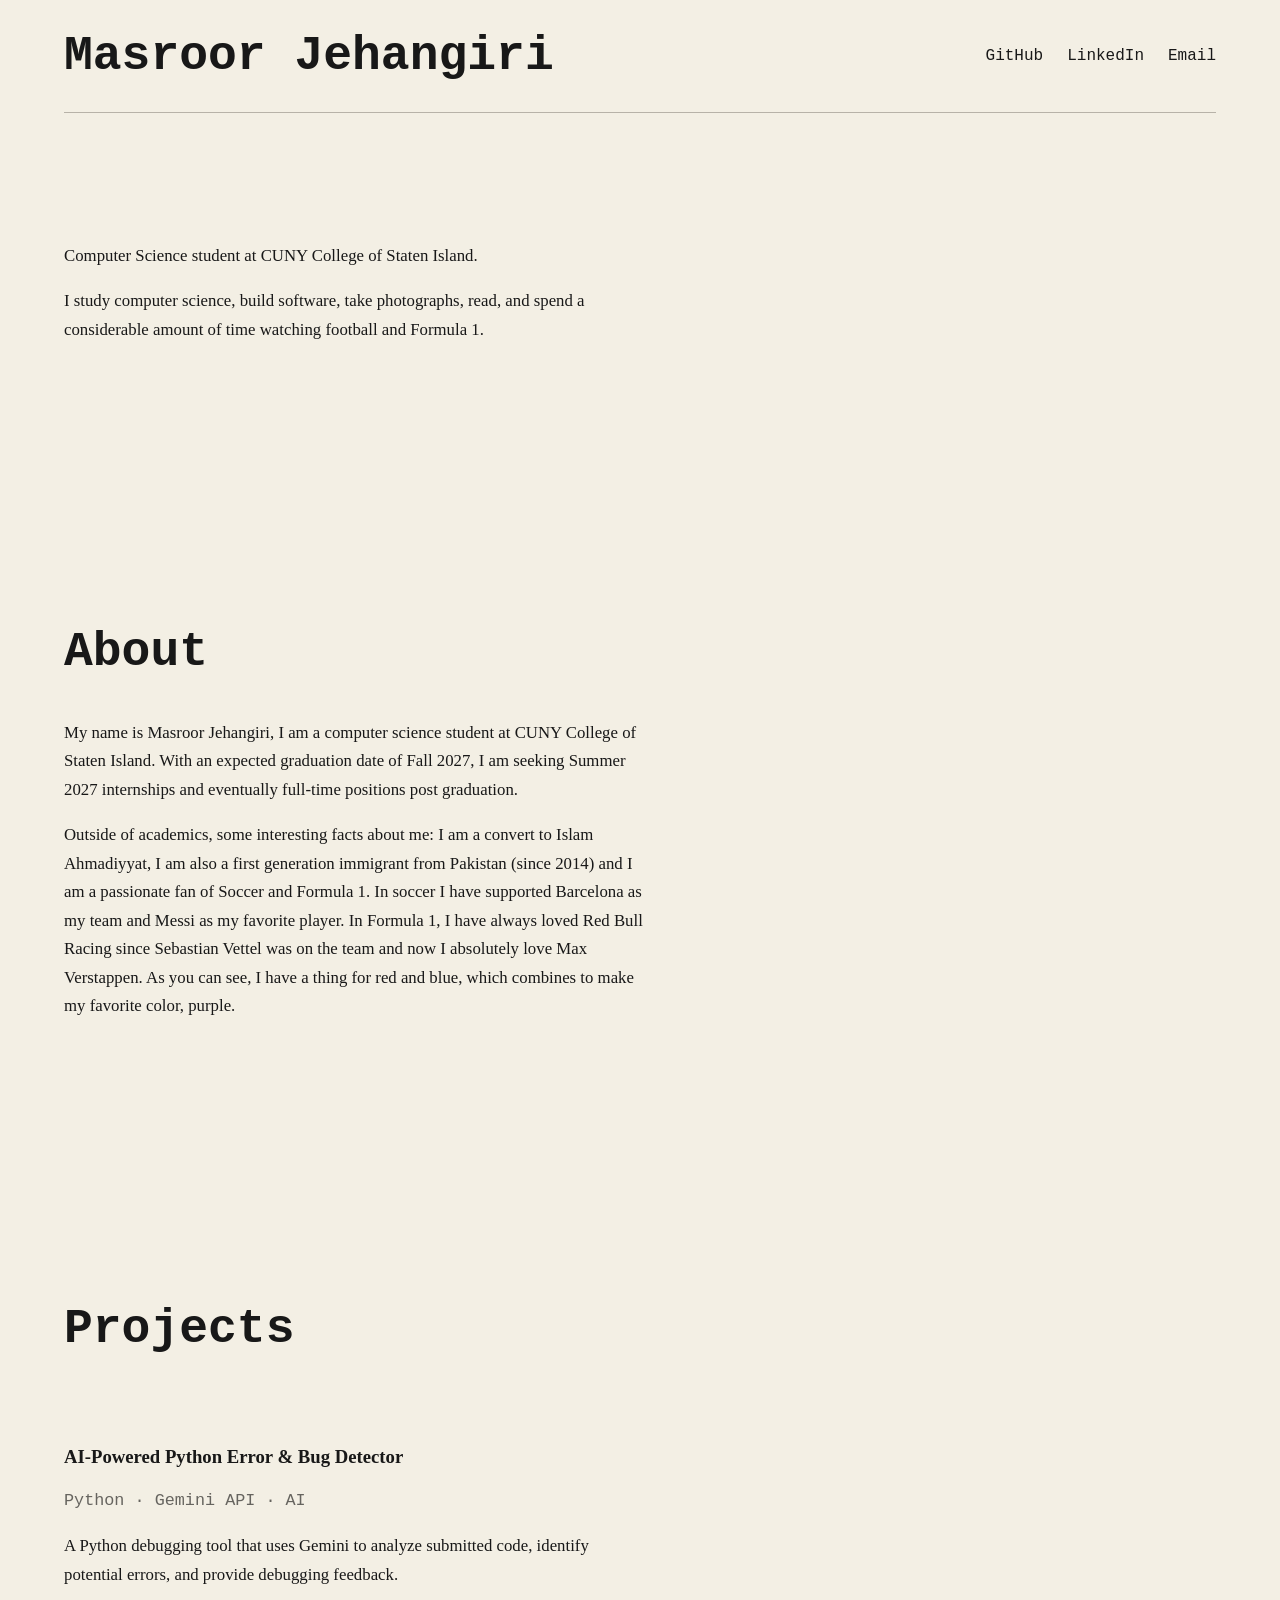
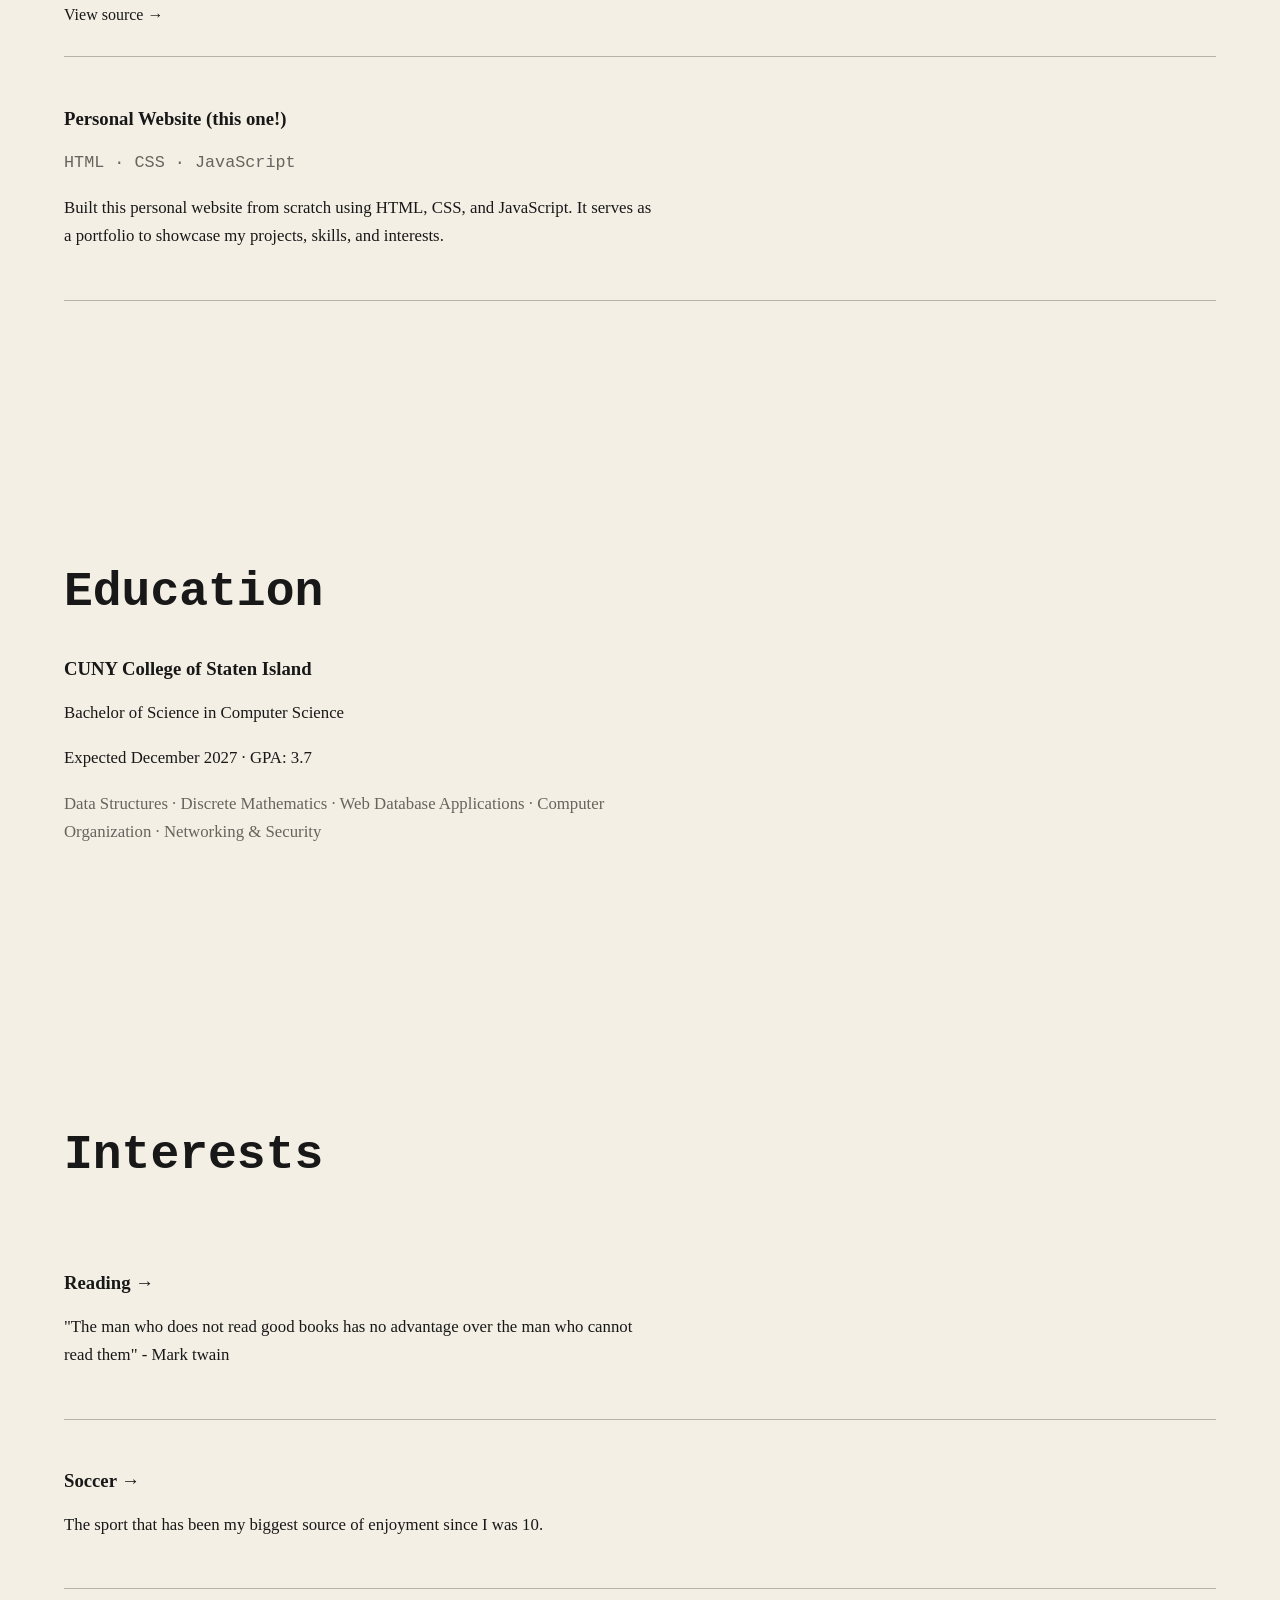
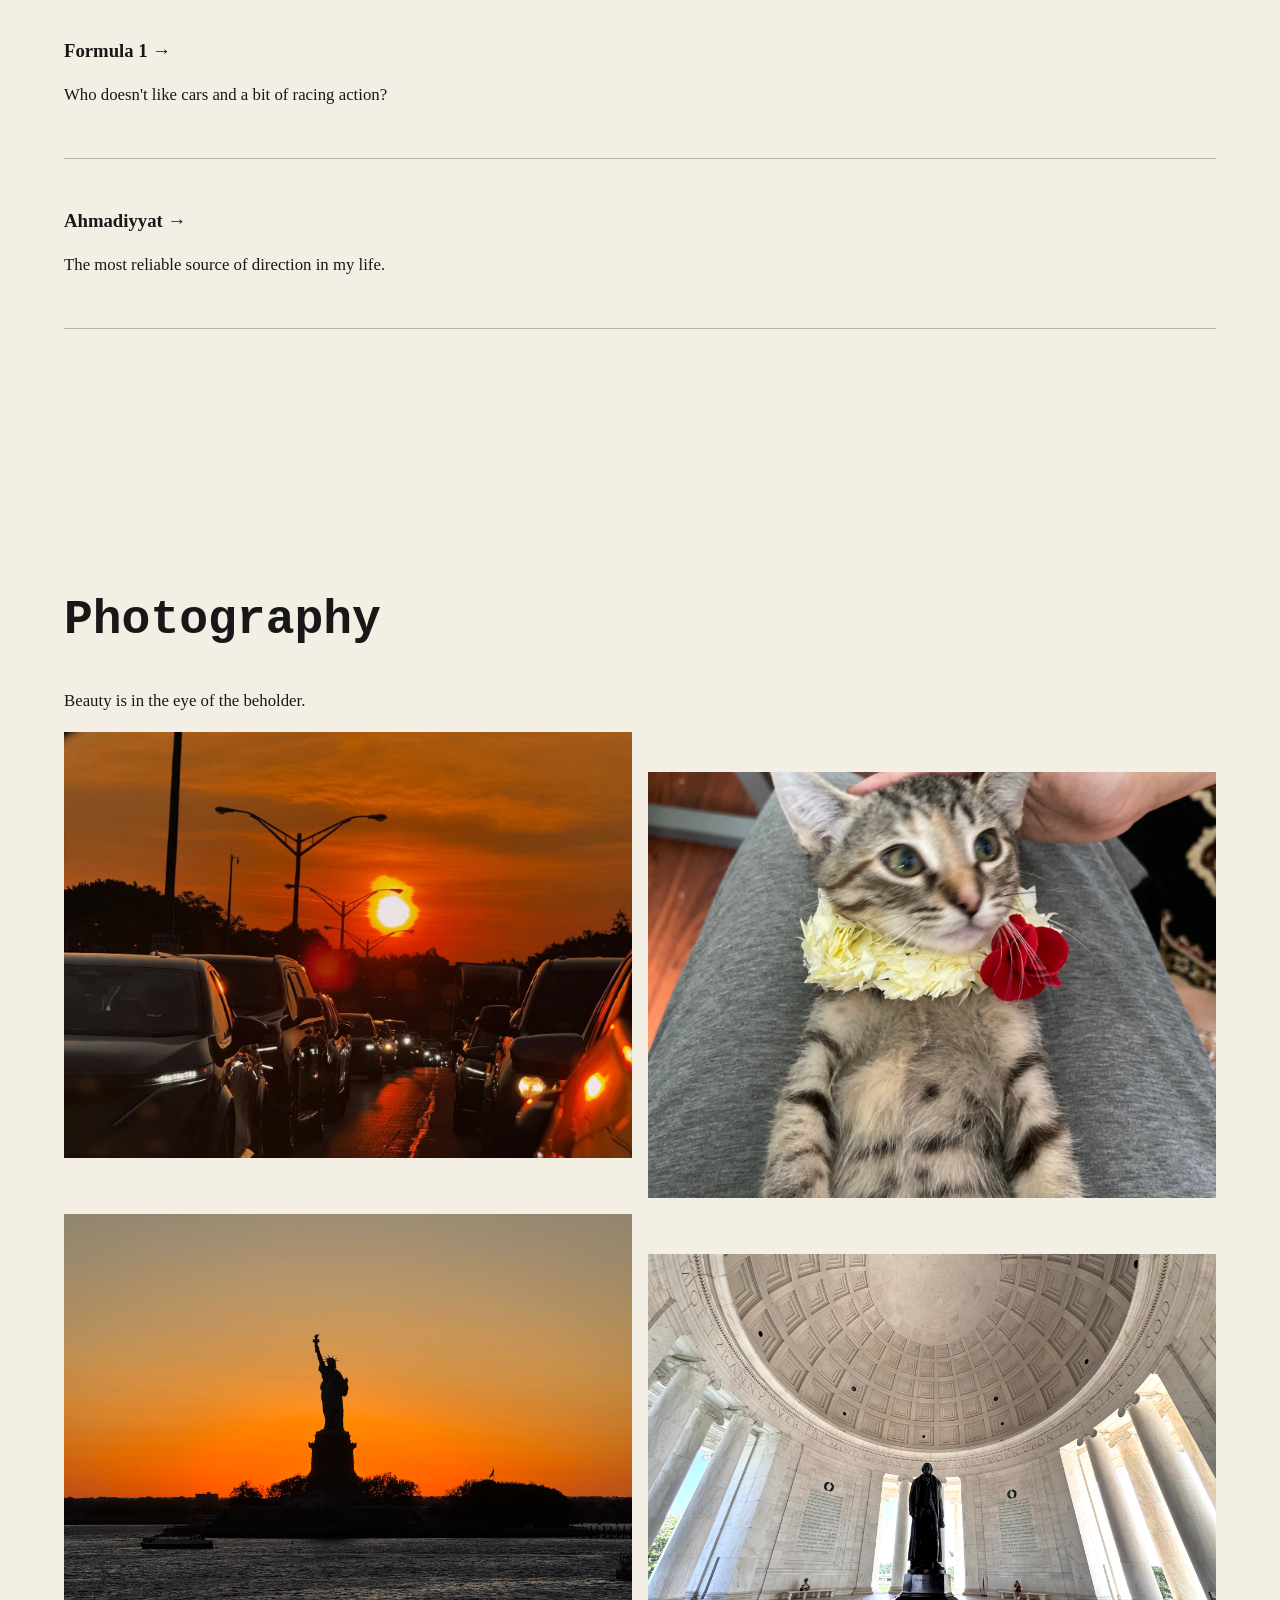
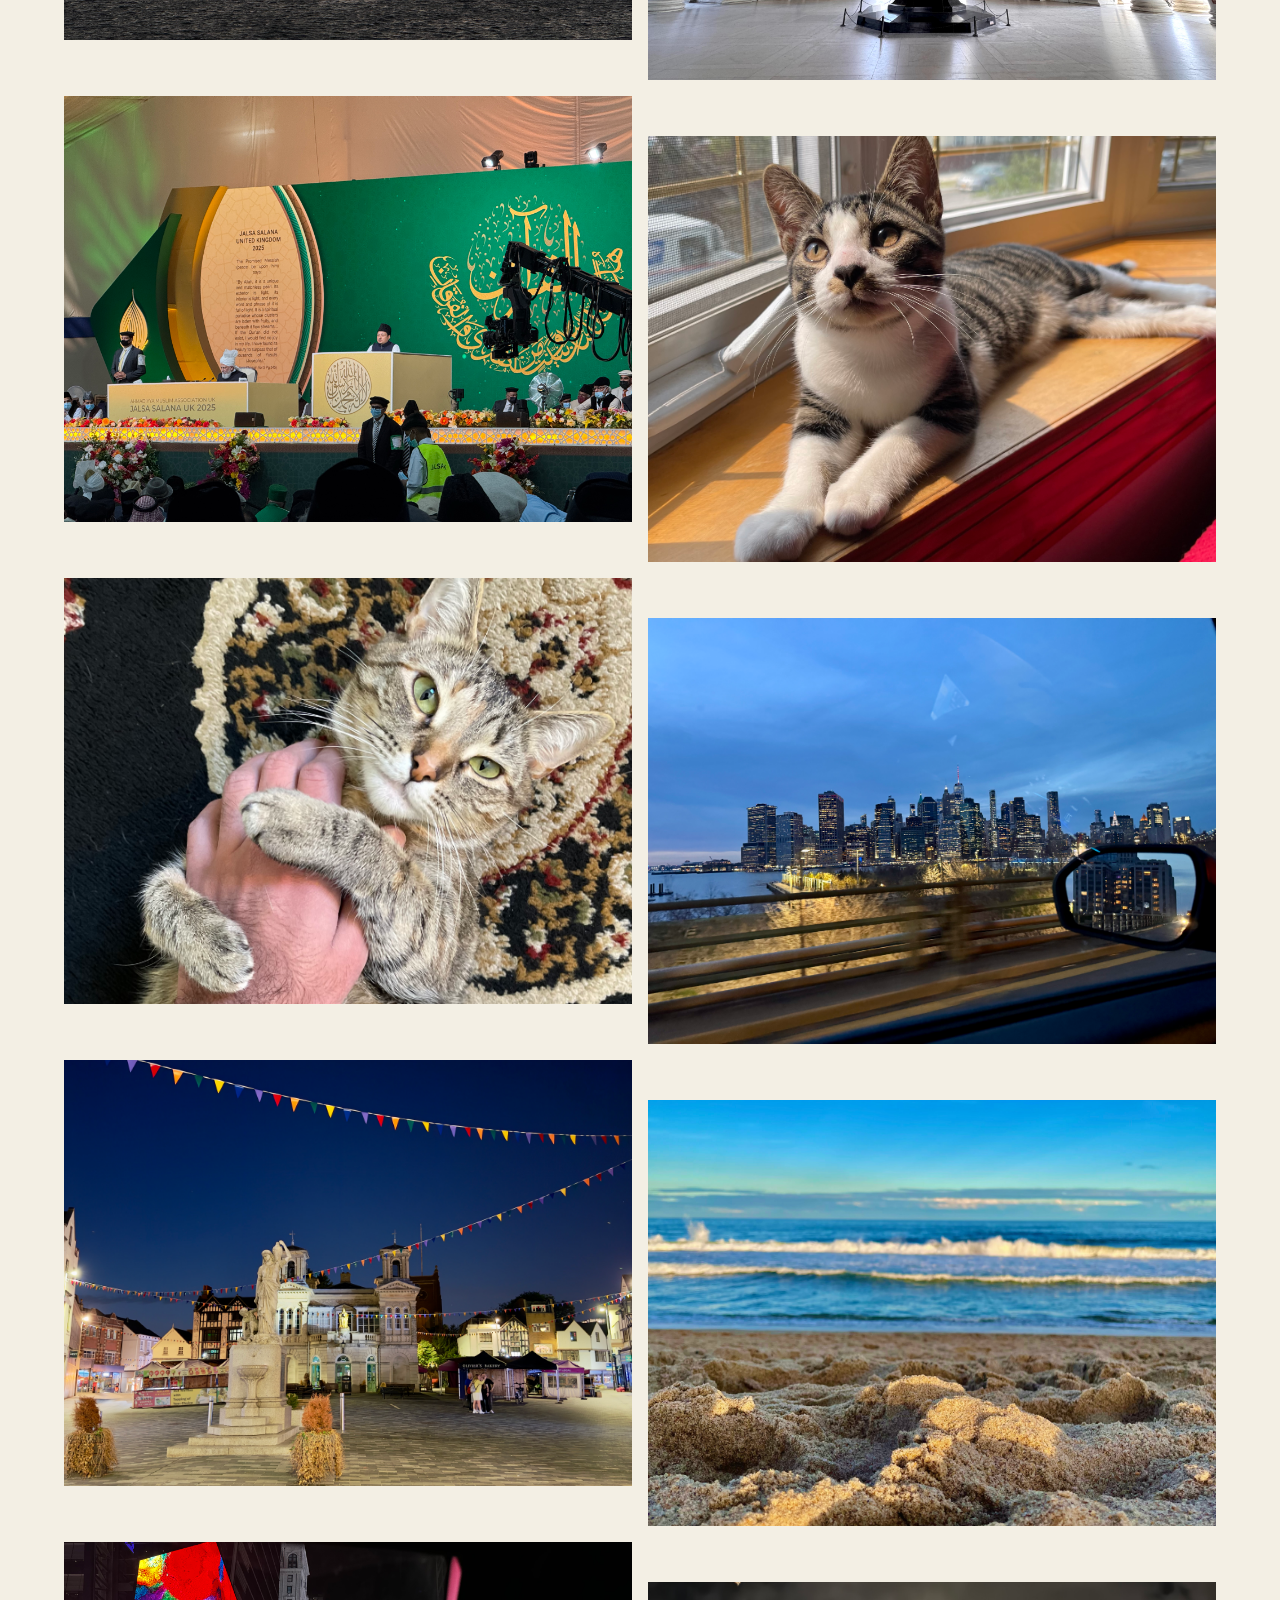
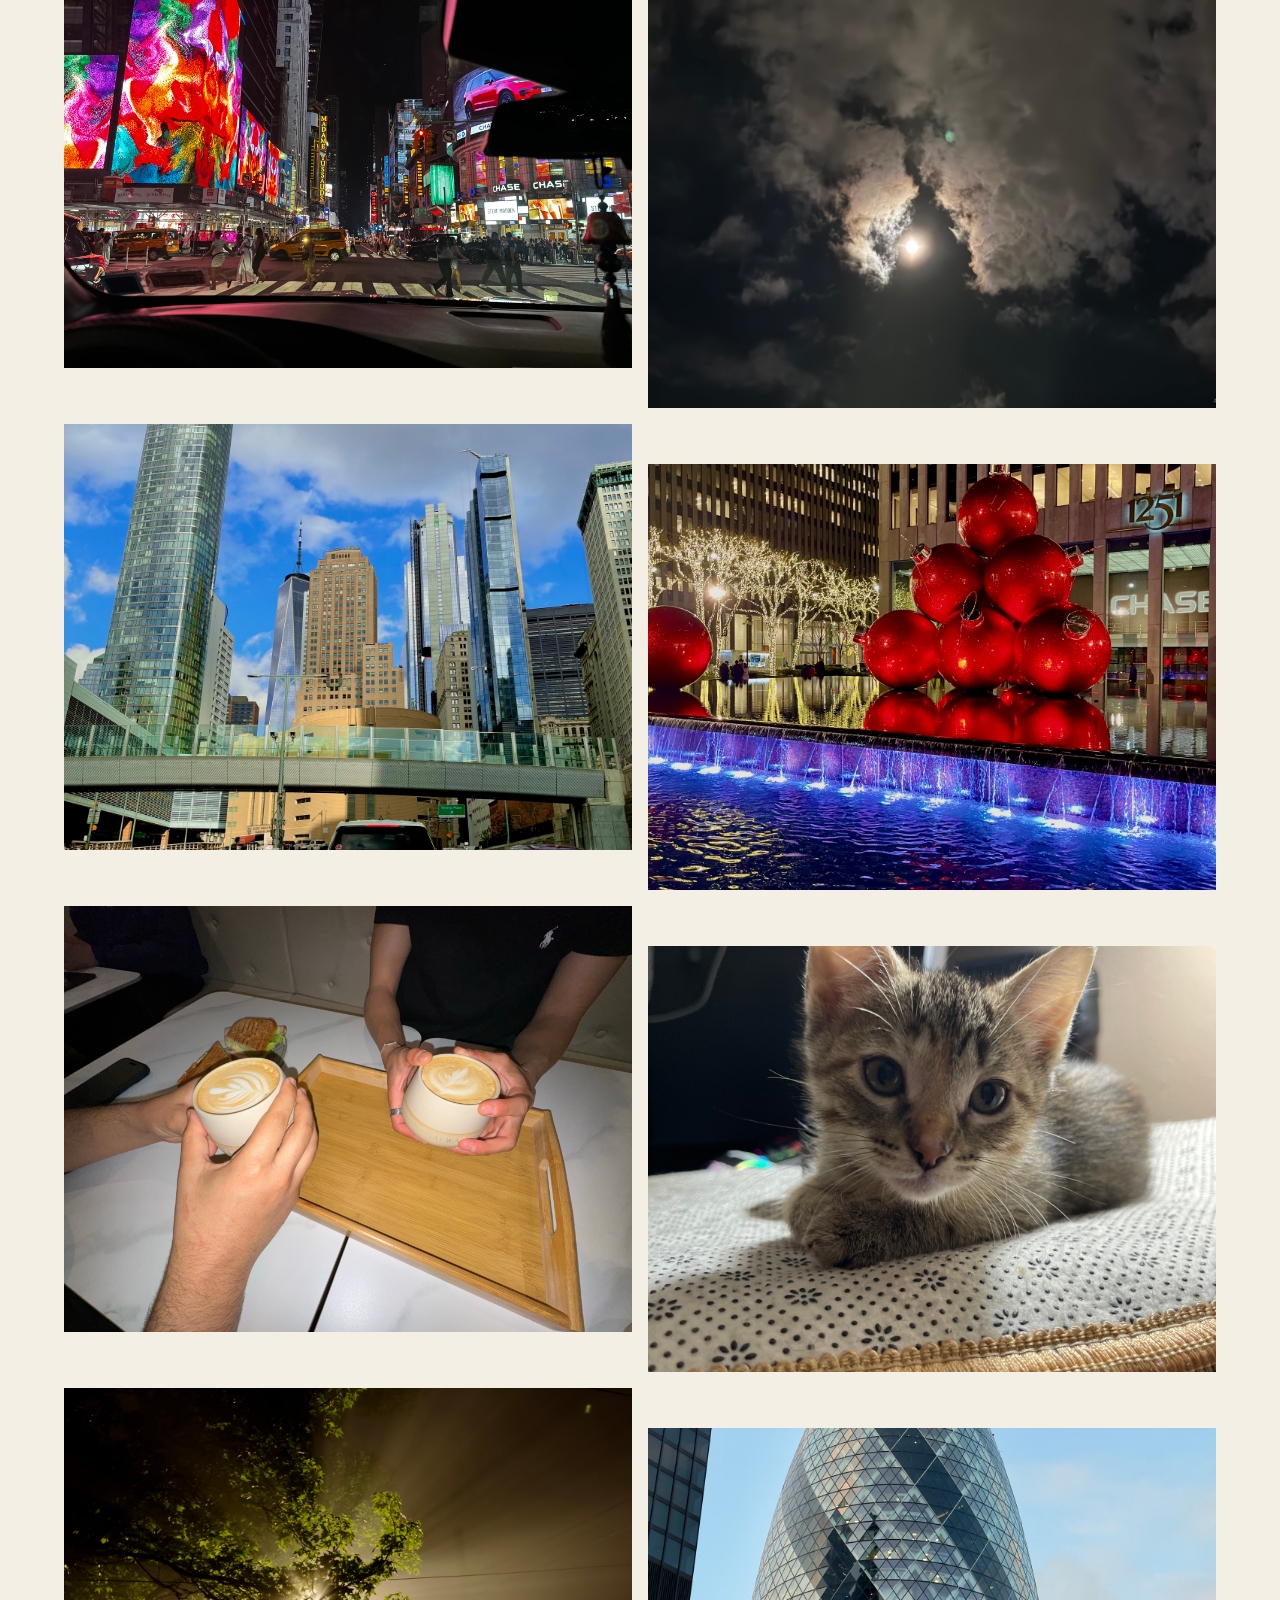
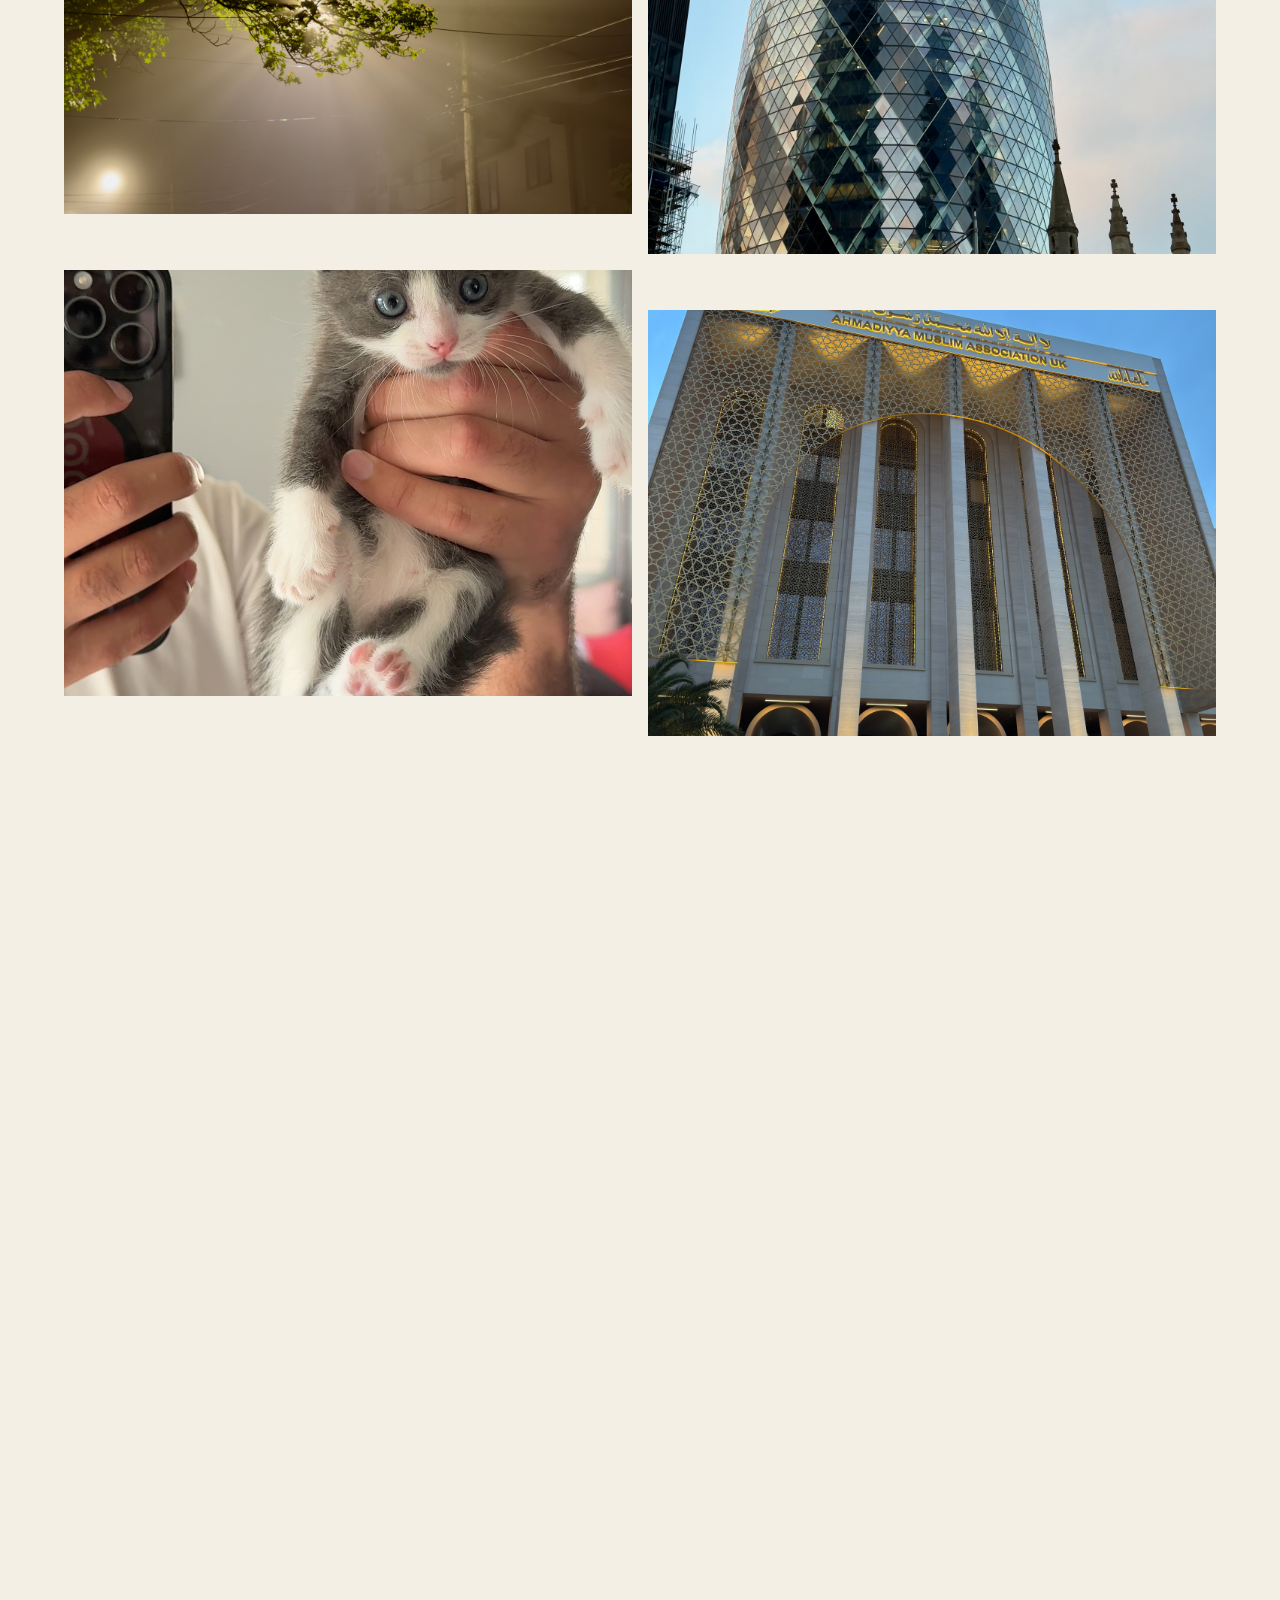
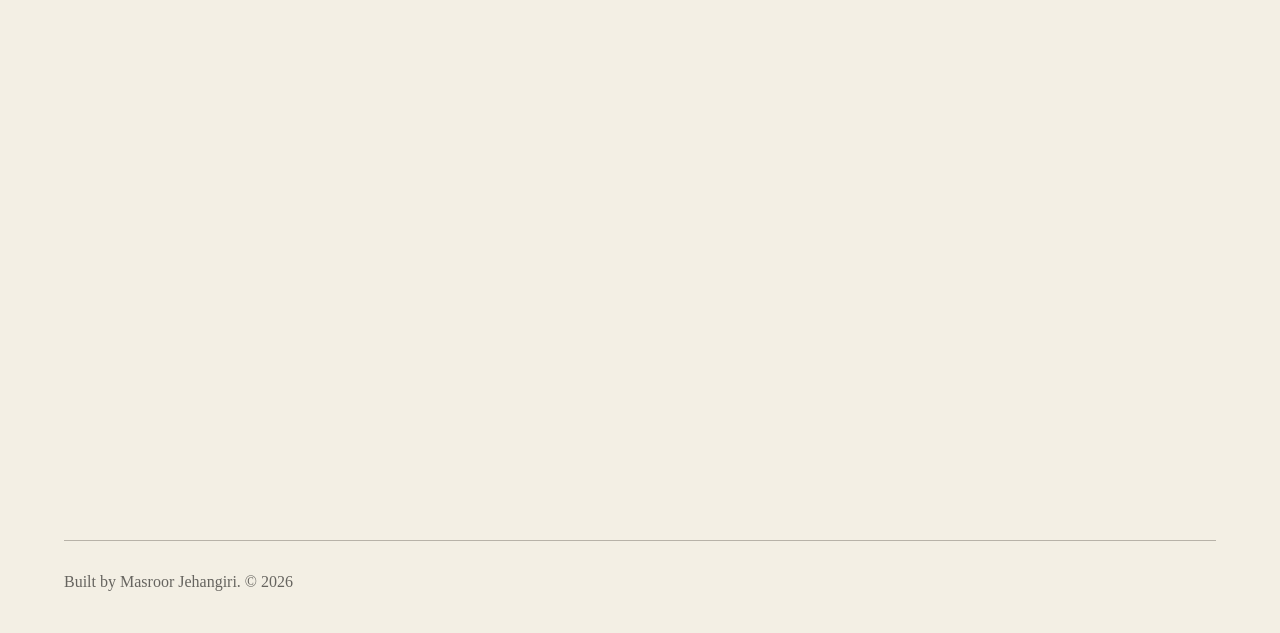
<file: MasroorJehangiri.html>
<!DOCTYPE html>
<html lang = "en">
 
<head>
    <title>Masroor Jehangiri — Personal Website</title>
    <meta name="description"
    content="Personal website of Masroor Jehangiri.">   
    <link rel="stylesheet" href="Style.css">
    <meta name="viewport" content="width=device-width, initial-scale=1.0">
</head>

<body>

<header>
    <h1>Masroor Jehangiri</h1>

    <nav>
    <a href="https://github.com/Masrawr"
       target="_blank"
       rel="noopener noreferrer">
        GitHub
    </a>

    <a href="https://www.linkedin.com/in/masroor-jehangiri/"
       target="_blank"
       rel="noopener noreferrer">
        LinkedIn
    </a>

    <a href="mailto:jehangirimasroor@gmail.com">
        Email
    </a>
</nav>
</header>

<main>  

    <section class="hero">
        <p>
            Computer Science student at CUNY College of Staten Island.
        </p> 
           
        <p>
            I study computer science, build software, take photographs,
            read, and spend a considerable amount of time watching
            football and Formula 1. 
        </p>
    </section>

    <section id="about">
        <h2>About</h2>
        <p>My name is Masroor Jehangiri, I am a computer science student at CUNY College of Staten Island. With an expected graduation date of Fall 2027, I am seeking Summer 2027 internships and eventually full-time positions post graduation.</p>

        <p>Outside of academics, some interesting facts about me: I am a convert to Islam Ahmadiyyat, I am also a first generation immigrant from Pakistan (since 2014) and I am a passionate fan of Soccer and Formula 1. In soccer I have supported Barcelona as my team and Messi as my favorite player. In Formula 1, I have always loved Red Bull Racing since Sebastian Vettel was on the team and now I absolutely love Max Verstappen. As you can see, I have a thing for red and blue, which combines to make my favorite color, purple.</p>
    </section>

    <section id="projects">
        <h2>Projects</h2>

        <article>
            <h3>AI-Powered Python Error & Bug Detector</h3>
            
            <p class="project-tech">Python · Gemini API · AI</p>

            <p>
                A Python debugging tool that uses Gemini to analyze
                submitted code, identify potential errors, and provide
                debugging feedback.
            </p>

                <a
                    href="https://github.com/Masrawr/CodePath-final-project.git"
                    target="_blank"
                    rel="noopener noreferrer"
                >
                    View source →
                </a>
        </article>

         <article>
            <h3>Personal Website (this one!)</h3>
            
            <p class="project-tech">HTML · CSS · JavaScript</p>

            <p>
               Built this personal website from scratch using HTML, CSS, and JavaScript. It serves as a portfolio to showcase my projects, skills, and interests.
            </p>
        </article>

    </section>

    <section id="education">
        <h2>Education</h2>
        
        <h3>CUNY College of Staten Island</h3>

        <p>
            Bachelor of Science in Computer Science
        </p>

        <p>
            Expected December 2027 · GPA: 3.7
        </p>

        <p class="coursework">
            Data Structures · Discrete Mathematics · Web Database Applications ·
            Computer Organization · Networking & Security
        </p>
    </section>

    <section id="interests">
        <h2>Interests</h2>

        <div class="interest">
            <h3>
                <a href="interests/Reading.html"> Reading →</a>
            </h3>
                <p>
                    "The man who does not read good books has no advantage over the man who cannot read them" - Mark twain
                </p>
        </div>

        <div class="interest">
            <h3>
                <a href="interests/Soccer.html"> Soccer → </a>
            </h3>
                <p>
                    The sport that has been my biggest source of enjoyment since I was 10.
                </p>
        </div>

        <div class="interest">
            <h3>
                <a href="interests/Formula1.html"> Formula 1 → </a>
            </h3>
            <p>
                Who doesn't like cars and a bit of racing action?
            </p>
        </div>

        <div class="interest">
            <h3>
                <a href="interests/Ahmadiyyat.html"> Ahmadiyyat → </a>
            </h3>
            <p>
                The most reliable source of direction in my life.
            </p>
        </div>
        
    </section>

    <section id="photography">
        <h2>Photography</h2>

        <p>
            Beauty is in the eye of the beholder.
        </p>

        <div class="photo-grid">
            <img
                src="images/Sunset.jpg"
                alt="Sunset photographed in side view car mirror"
                loading="lazy"
            >

            <img
                src="images/Cat.jpeg"
                alt="My cat Mufasa"
                loading="lazy"
            >

            <img
                src="images/Liberty.jpeg"
                alt="Statue of Liberty sillouhette"
                loading="lazy"
            >

            <img
                src="images/Jefferson.jpeg"
                alt="Thomas Jefferson Monument"
                loading="lazy"
            >

            <img
                src="images/Huzoor.jpeg"
                alt="Huzoor"
                loading="lazy"
            >

            <img
                src="images/Jaanu.jpeg"
                alt="Jaanu"
                loading="lazy"
            >

            <img
                src="images/Mufi.jpeg"
                alt="Mufi"
                loading="lazy"
            >

            <img
                src="images/NY skyline.jpeg"
                alt="New York City skyline"
                loading="lazy"
            >

            <img
                src="images/Uk.jpeg"
                alt="View in the United Kingdom"
                loading="lazy"
            >

            <img
                src="images/beach.jpeg"
                alt="Beach landscape"
                loading="lazy"
            >

            <img
                src="images/billboards.jpeg"
                alt="City billboards"
                loading="lazy"
            >

            <img
                src="images/bright moon.jpeg"
                alt="Bright moon in the night sky"
                loading="lazy"
            >

            <img
                src="images/buildings.jpeg"
                alt="City buildings"
                loading="lazy"
            >

            <img
                src="images/christmas.jpeg"
                alt="Christmas decorations"
                loading="lazy"
            >

            <img
                src="images/coffee.jpeg"
                alt="Cup of coffee"
                loading="lazy"
            >

            <img
                src="images/kitten.jpeg"
                alt="Kitten"
                loading="lazy"
            >

            <img
                src="images/light thru leaves.jpeg"
                alt="Light shining through leaves"
                loading="lazy"
            >

            <img
                src="images/london building.jpeg"
                alt="Building in London"
                loading="lazy"
            >

            <img
                src="images/lp_image.jpeg"
                alt="Landscape photograph"
                loading="lazy"
            >

            <img
                src="images/mosque.jpeg"
                alt="Mosque"
                loading="lazy"
            >

            <img
                src="images/mufisleeping.jpeg"
                alt="Mufi sleeping"
                loading="lazy"
            >

            <img
                src="images/radiocity.jpeg"
                alt="Radio City Music Hall"
                loading="lazy"
            >

            <img
                src="images/sixseven.jpeg"
                alt="Six Seven photograph"
                loading="lazy"
            >

            <img
                src="images/sky.jpeg"
                alt="Clouds in the sky"
                loading="lazy"
            >

            <img
                src="images/sun on water.jpeg"
                alt="Sunlight reflecting on water"
                loading="lazy"
            >

            <img
                src="images/sunlight through trees.jpeg"
                alt="Sunlight shining through trees"
                loading="lazy"
            >

            <img
                src="images/sunset silouhette.jpeg"
                alt="Silhouette at sunset"
                loading="lazy"
            >

            <img
                src="images/timesquare.jpeg"
                alt="Times Square"
                loading="lazy"
            >

            <img
                src="images/verrazano.jpeg"
                alt="Verrazzano-Narrows Bridge"
                loading="lazy"
            >

            <img
                src="images/washington memorial.jpeg"
                alt="Washington Monument"
                loading="lazy"
            >

            <img
                src="images/washington.jpeg"
                alt="Washington, D.C."
                loading="lazy"
            >

            <img
                src="images/white house.jpeg"
                alt="The White House"
                loading="lazy"
            >
        </div>
    </section>

</main>


<footer>Built by Masroor Jehangiri. © 2026</footer>

</body>
</html>
</file>
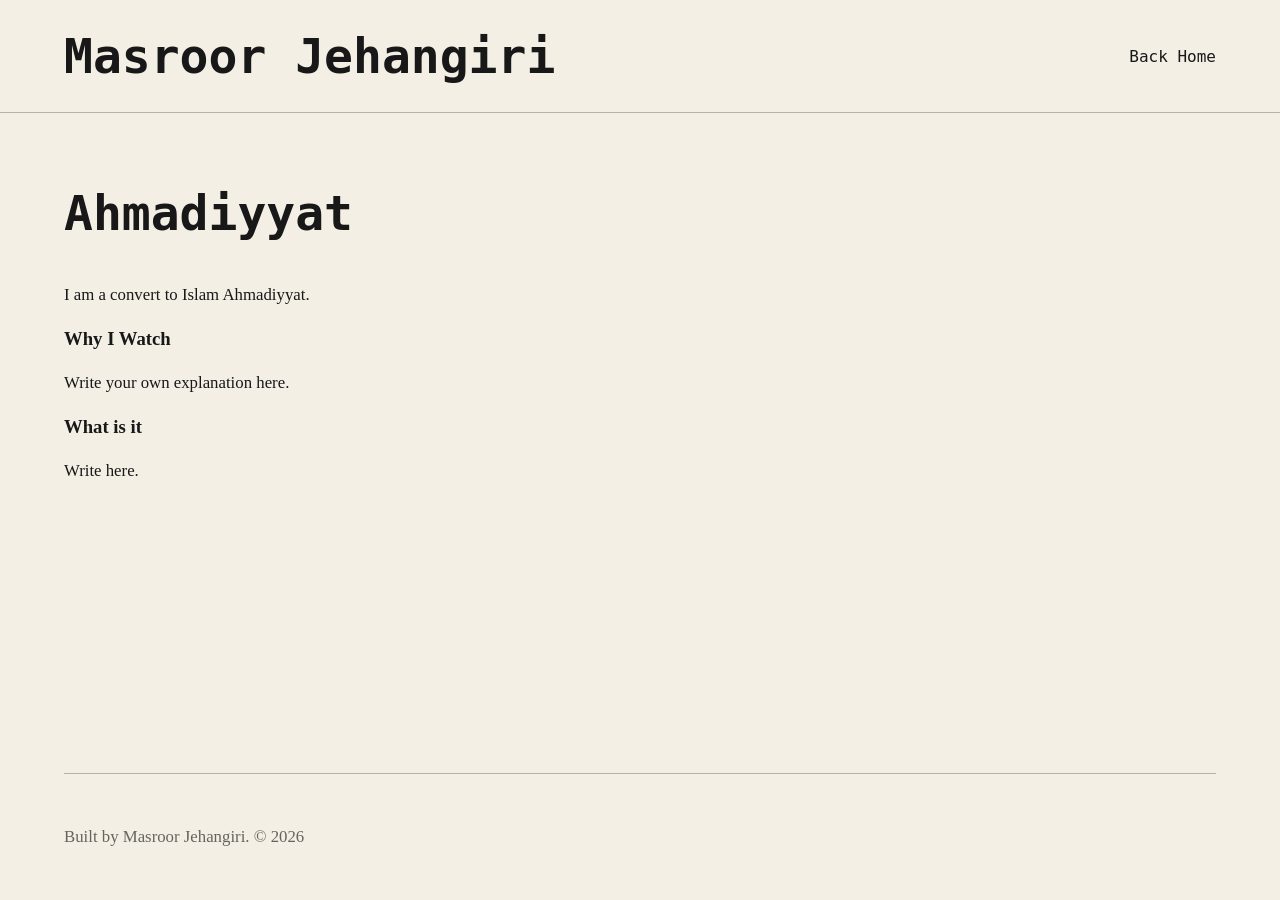
<file: interests/Ahmadiyyat.html>
<!DOCTYPE html>
<html lang="en">

<head>
    <title>Ahmadiyyat — Masroor Jehangiri</title>

    <meta
        name="description"
        content="Masroor Jehangiri's interest in Formula 1."
    >

    <meta
        name="viewport"
        content="width=device-width, initial-scale=1.0"
    >

    <link rel="stylesheet" href="../style.css">
</head>

<body>

<header>
    <h1>Masroor Jehangiri</h1>

    <nav>
        <a href="../index.html">Back Home</a>
    </nav>
</header>

<main>

    <section>

        <h2>Ahmadiyyat</h2>

        <p>
            I am a convert to Islam Ahmadiyyat.
        </p>

        <h3>Why I Watch</h3>

        <p>
            Write your own explanation here.
        </p>

        <h3>What is it</h3>

        <p>
            Write here.
        </p>
    </section>

</main>

<footer>
    <p>Built by Masroor Jehangiri. © 2026</p>
</footer>

</body>

</html>
</file>
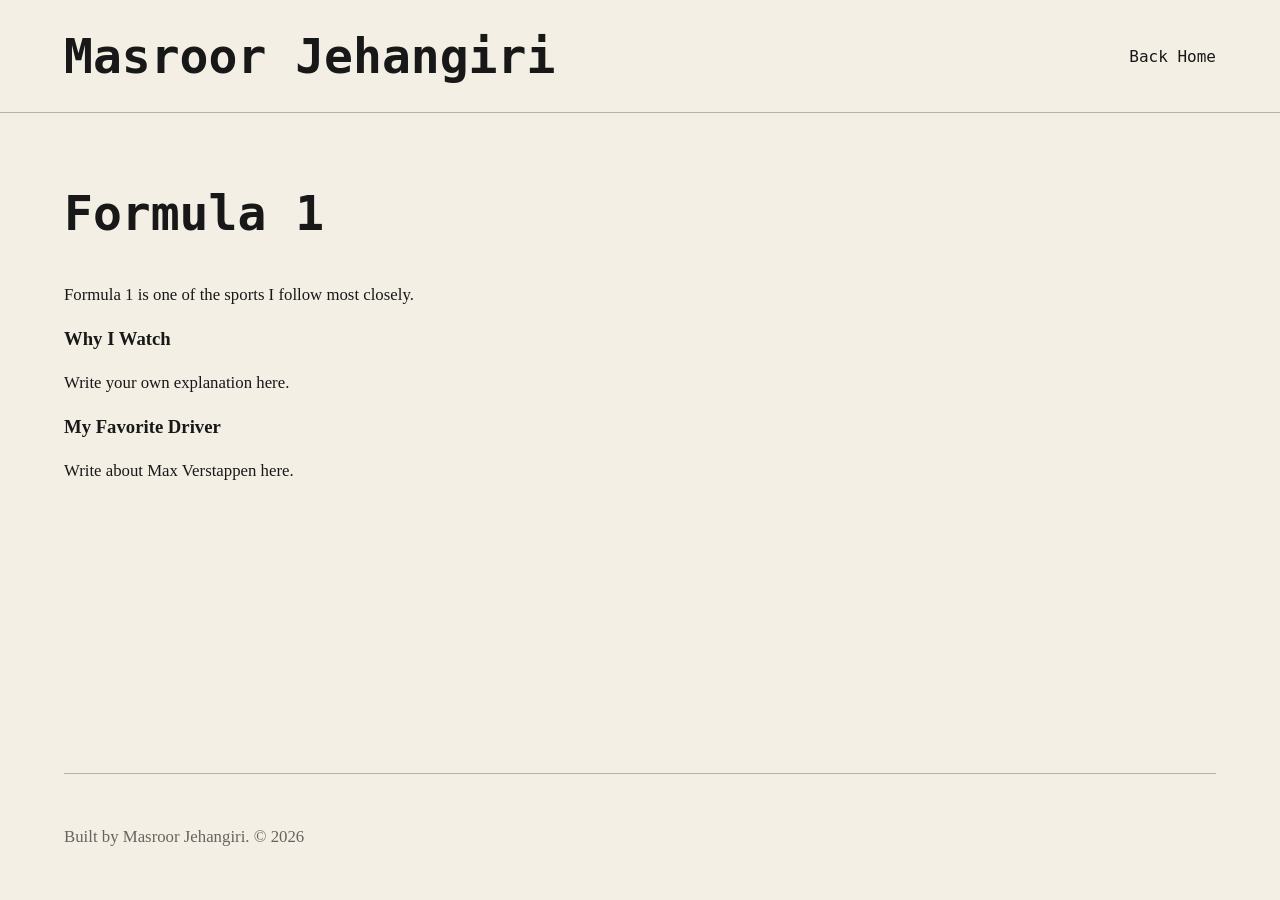
<file: interests/Formula1.html>
<!DOCTYPE html>
<html lang="en">

<head>
    <title>Formula 1 — Masroor Jehangiri</title>

    <meta
        name="description"
        content="Masroor Jehangiri's interest in Formula 1."
    >

    <meta
        name="viewport"
        content="width=device-width, initial-scale=1.0"
    >

    <link rel="stylesheet" href="../style.css">
</head>

<body>

<header>
    <h1>Masroor Jehangiri</h1>

    <nav>
        <a href="../index.html">Back Home</a>
    </nav>
</header>

<main>

    <section>

        <h2>Formula 1</h2>

        <p>
            Formula 1 is one of the sports I follow most closely.
        </p>

        <h3>Why I Watch</h3>

        <p>
            Write your own explanation here.
        </p>

        <h3>My Favorite Driver</h3>

        <p>
            Write about Max Verstappen here.
        </p>
    </section>

</main>

<footer>
    <p>Built by Masroor Jehangiri. © 2026</p>
</footer>

</body>

</html>
</file>
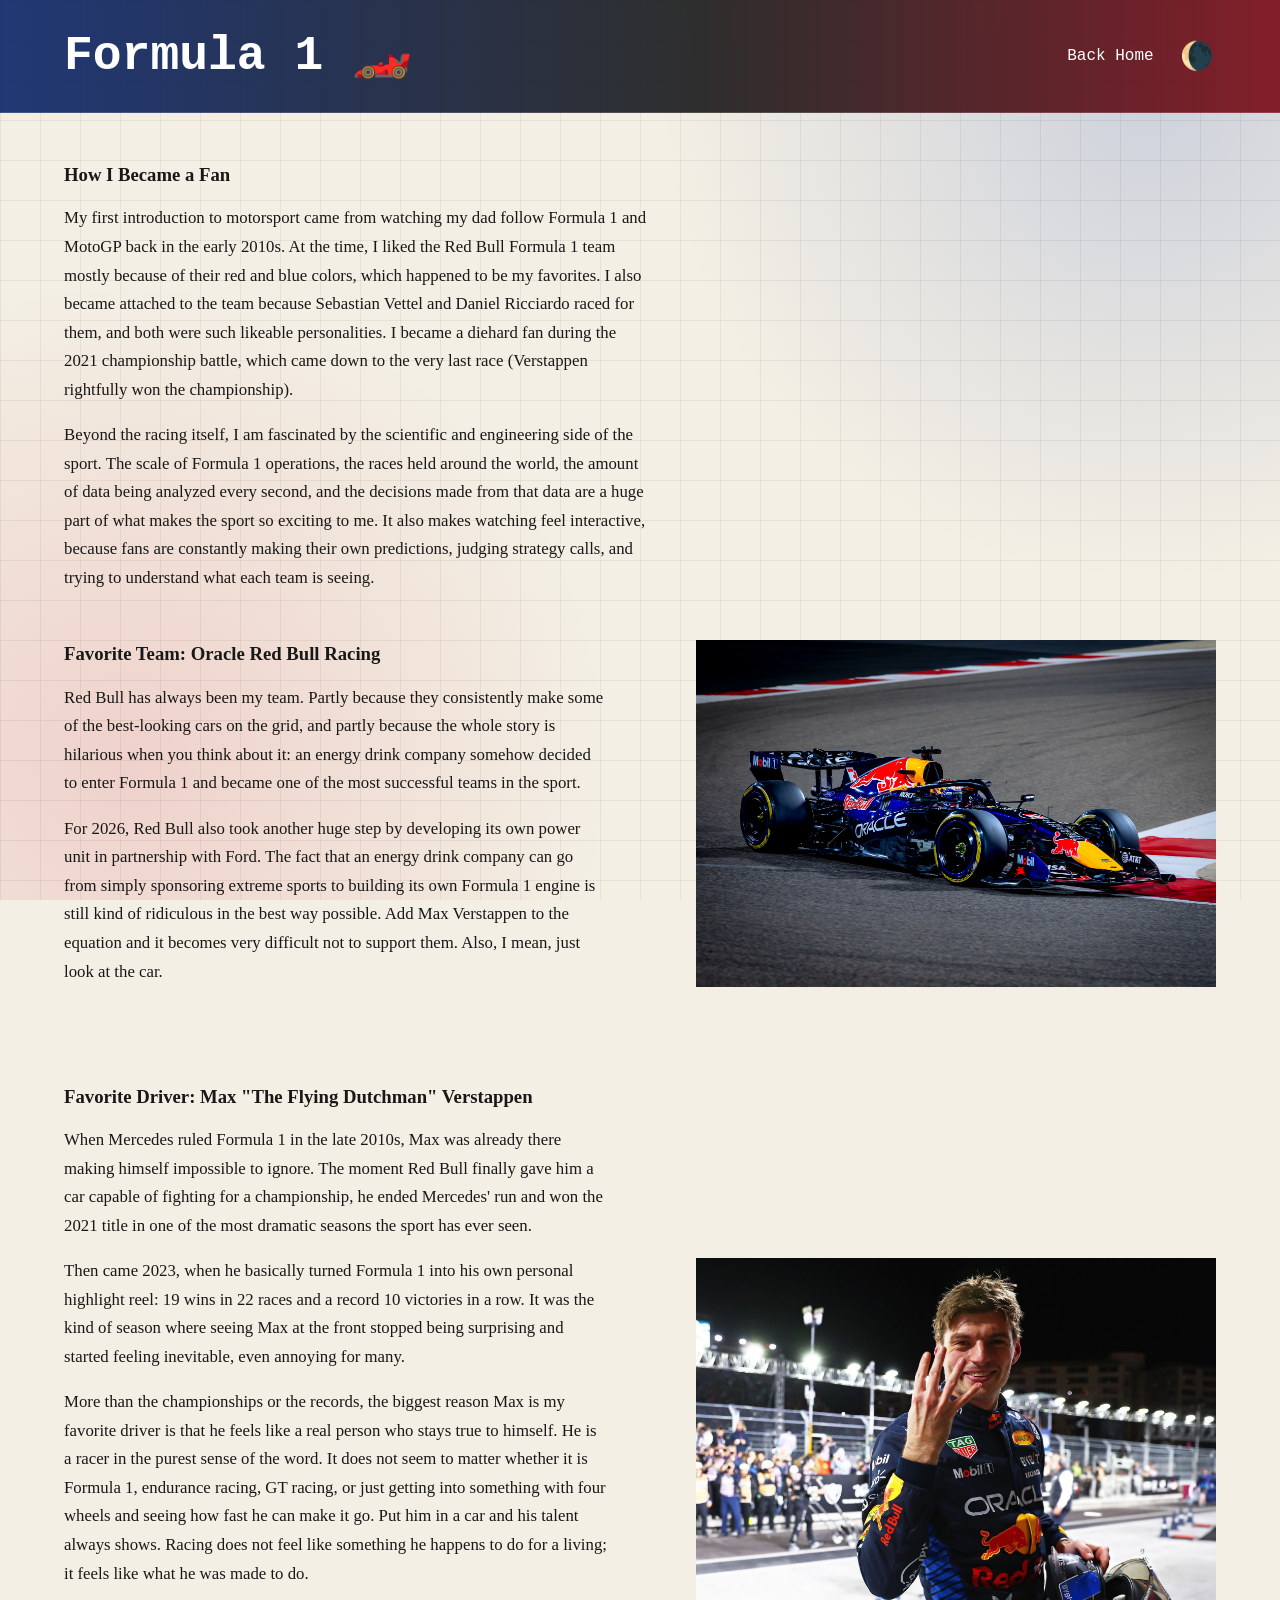
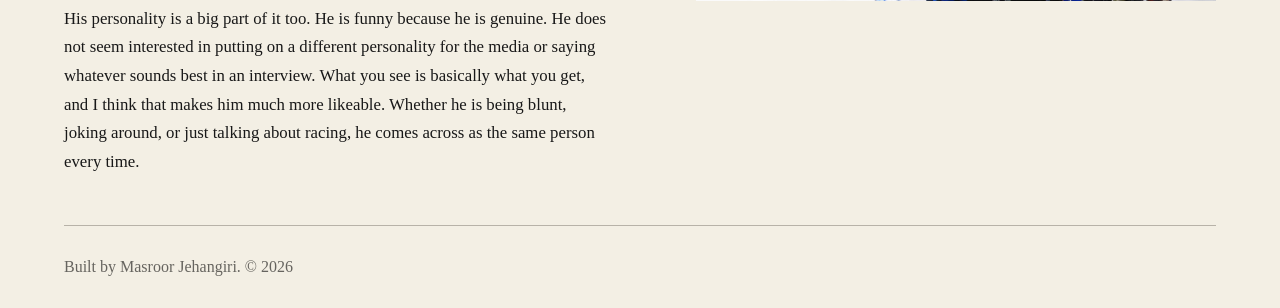
<file: interests/formula1.html>
<!DOCTYPE html>
<html lang="en">

<head>
    <title>Formula 1 — Masroor Jehangiri</title>

    <meta name="description" content="Masroor Jehangiri's interest in Formula 1.">

    <meta name="viewport" content="width=device-width, initial-scale=1.0">

    <link rel="stylesheet" href="../css/style.css">
    <link rel="stylesheet" href="../css/formula1.css">
</head>

<body>

    <header>
        <h1>Formula 1 🏎️</h1>

        <nav>
            <a href="../index.html">Back Home</a>

            <button id="theme-toggle" type="button" aria-label="Switch to dark mode" title="Switch to dark mode">
                🌘
            </button>

        </nav>
    </header>

    <main>

        <section>

            <h3>How I Became a Fan</h3>

            <p>
                My first introduction to motorsport came from watching my dad follow Formula 1
                and MotoGP back in the early 2010s. At the time, I liked the Red Bull Formula 1
                team mostly because of their red and blue colors, which happened to be my
                favorites. I also became attached to the team because Sebastian Vettel and
                Daniel Ricciardo raced for them, and both were such likeable personalities.
                I became a diehard fan during the 2021 championship battle, which came down
                to the very last race (Verstappen rightfully won the championship).
            </p>

            <p>
                Beyond the racing itself, I am fascinated by the scientific and engineering
                side of the sport. The scale of Formula 1 operations, the races held around
                the world, the amount of data being analyzed every second, and the decisions
                made from that data are a huge part of what makes the sport so exciting to me.
                It also makes watching feel interactive, because fans are constantly making
                their own predictions, judging strategy calls, and trying to understand what
                each team is seeing.
            </p>

            <div class="f1-team-layout">

                <div class="f1-team-text">

                    <h3>Favorite Team: Oracle Red Bull Racing</h3>

                    <p>
                        Red Bull has always been my team. Partly because they consistently make some of the best-looking
                        cars on the grid, and partly because the whole story is hilarious when you think about it:
                        an energy drink company somehow decided to enter Formula 1 and became one of the most successful
                        teams in the sport.
                    </p>

                    <p>
                        For 2026, Red Bull also took another huge step by developing its own power unit in partnership
                        with Ford. The fact that an energy drink company can go from simply sponsoring extreme sports
                        to building its own Formula 1 engine is still kind of ridiculous in the best way possible.

                        Add Max Verstappen to the equation and it becomes very difficult not to support them.
                        Also, I mean, just look at the car.
                    </p>

                </div>

                <img class="f1-pics" src="../images/rb22.jpeg" alt="Red Bull RB22 Formula 1 car">

                <div class="f1-team-text">

                    <h3>Favorite Driver: Max "The Flying Dutchman" Verstappen</h3>

                    <p>
                        When Mercedes ruled Formula 1 in the late 2010s, Max was already there making himself impossible
                        to ignore.
                        The moment Red Bull finally gave him a car capable of fighting for a championship, he ended
                        Mercedes'
                        run and won the 2021 title in one of the most dramatic seasons the sport has ever seen.
                    </p>

                    <p>
                        Then came 2023, when he basically turned Formula 1 into his own personal highlight reel:
                        19 wins in 22 races and a record 10 victories in a row. It was the kind of season where seeing
                        Max at the front stopped being surprising and started feeling inevitable, even annoying for
                        many.
                    </p>

                    <p>
                        More than the championships or the records, the biggest reason Max is my favorite driver is that
                        he feels like a real person who stays true to himself. He is a racer in the purest sense of the
                        word. It does not seem to matter whether it is Formula 1, endurance racing, GT racing, or just
                        getting into something with four wheels and seeing how fast he can make it go. Put him in a car
                        and his talent always shows. Racing does not feel like something he happens to do for a living;
                        it feels like what he was made to do.
                    </p>

                    <p>
                        His personality is a big part of it too. He is funny because he is genuine. He does not seem
                        interested in putting on a different personality for the media or saying whatever sounds best in
                        an interview. What you see is basically what you get, and I think that makes him much more
                        likeable. Whether he is being blunt, joking around, or just talking about racing, he comes
                        across as the same person every time.
                    </p>

                </div>

                <img class="f1-pics" src="../images/verstappen.jpeg" alt="4 times WDC champion Max Verstappen">

            </div>

        </section>

    </main>

    <footer>Built by Masroor Jehangiri. © 2026</footer>

    <script src="../script.js"></script>

</body>

</html>
</file>
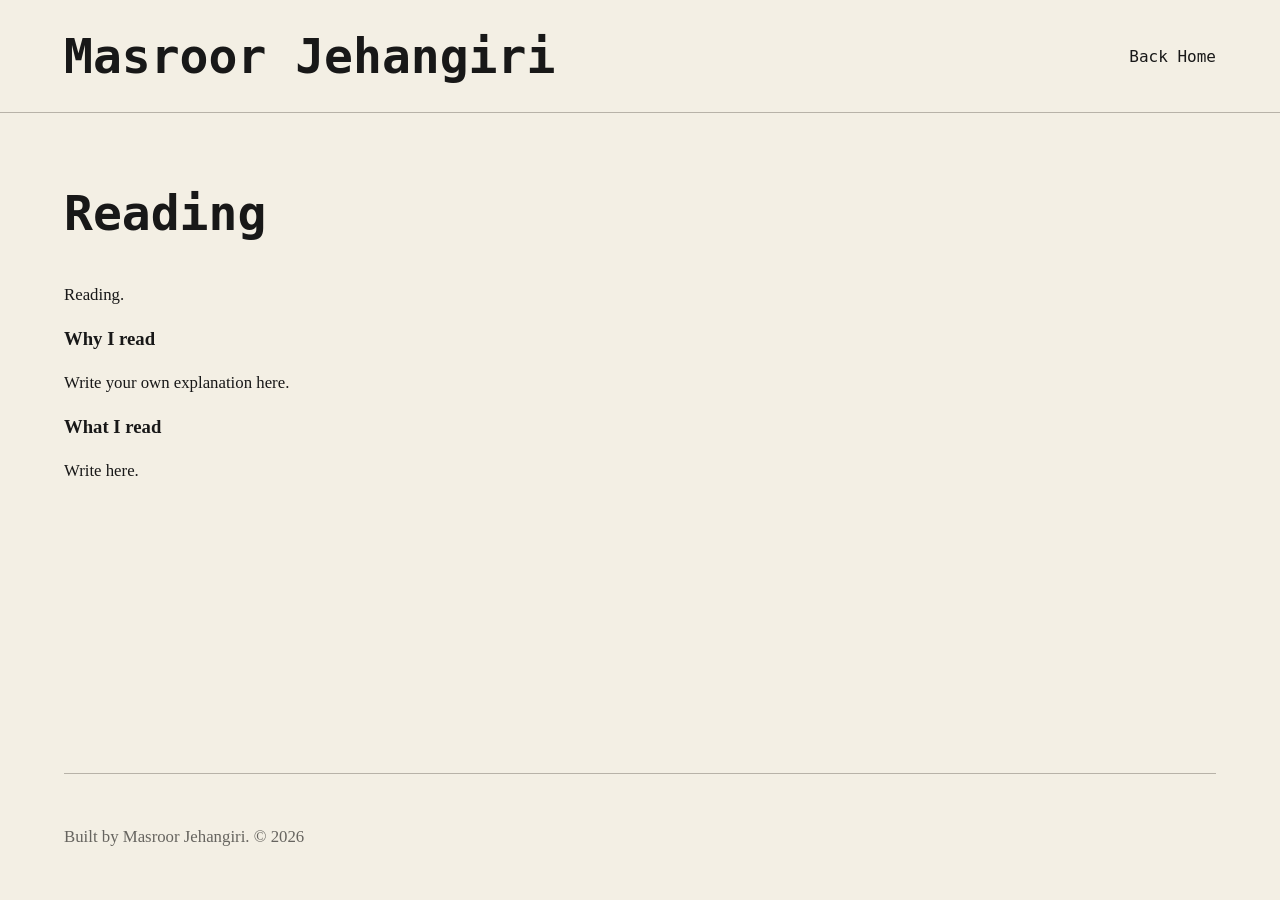
<file: interests/Reading.html>
<!DOCTYPE html>
<html lang="en">

<head>
    <title>Reading — Masroor Jehangiri</title>

    <meta
        name="description"
        content="Masroor Jehangiri's interest in Formula 1."
    >

    <meta
        name="viewport"
        content="width=device-width, initial-scale=1.0"
    >

    <link rel="stylesheet" href="../style.css">
</head>

<body>

<header>
    <h1>Masroor Jehangiri</h1>

    <nav>
        <a href="../index.html">Back Home</a>
    </nav>
</header>

<main>

    <section>

        <h2>Reading</h2>

        <p>
            Reading.
        </p>

        <h3>Why I read</h3>

        <p>
            Write your own explanation here.
        </p>

        <h3>What I read</h3>

        <p>
            Write here.
        </p>
    </section>

</main>

<footer>
    <p>Built by Masroor Jehangiri. © 2026</p>
</footer>

</body>

</html>
</file>
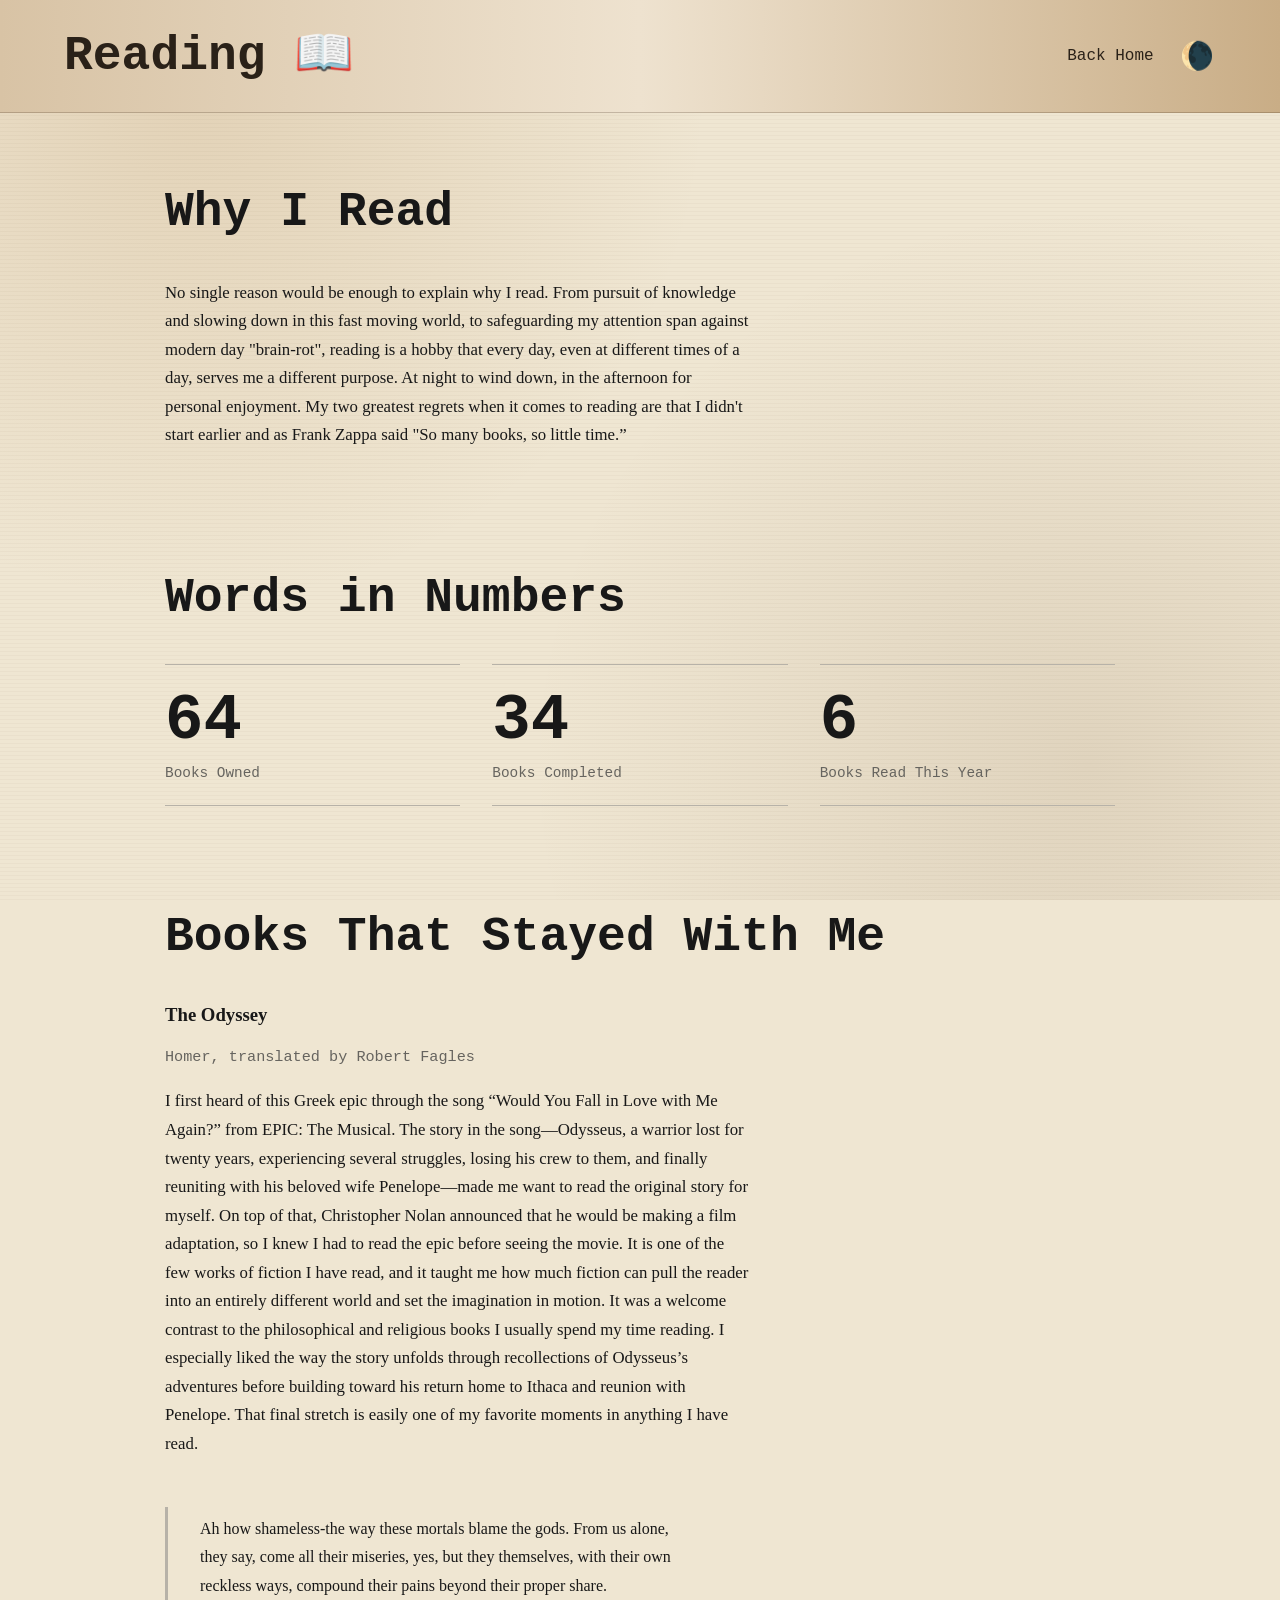
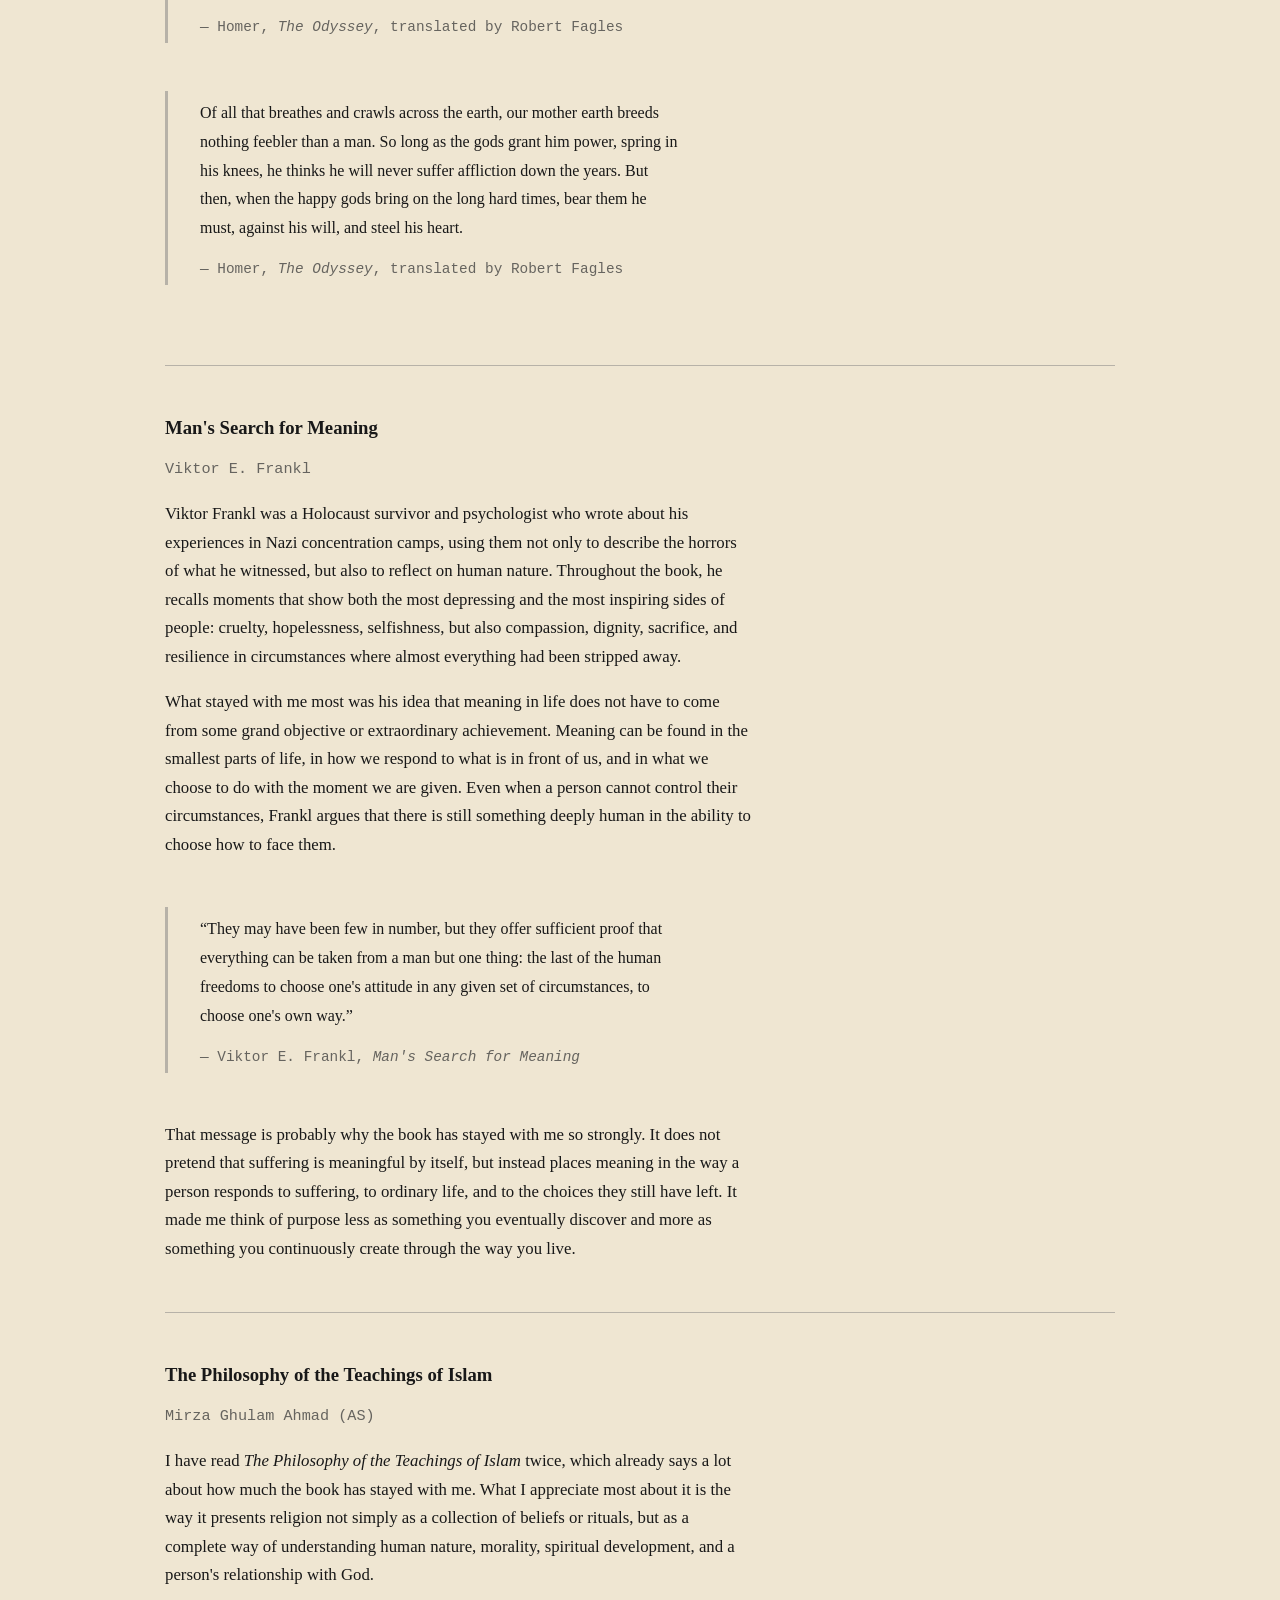
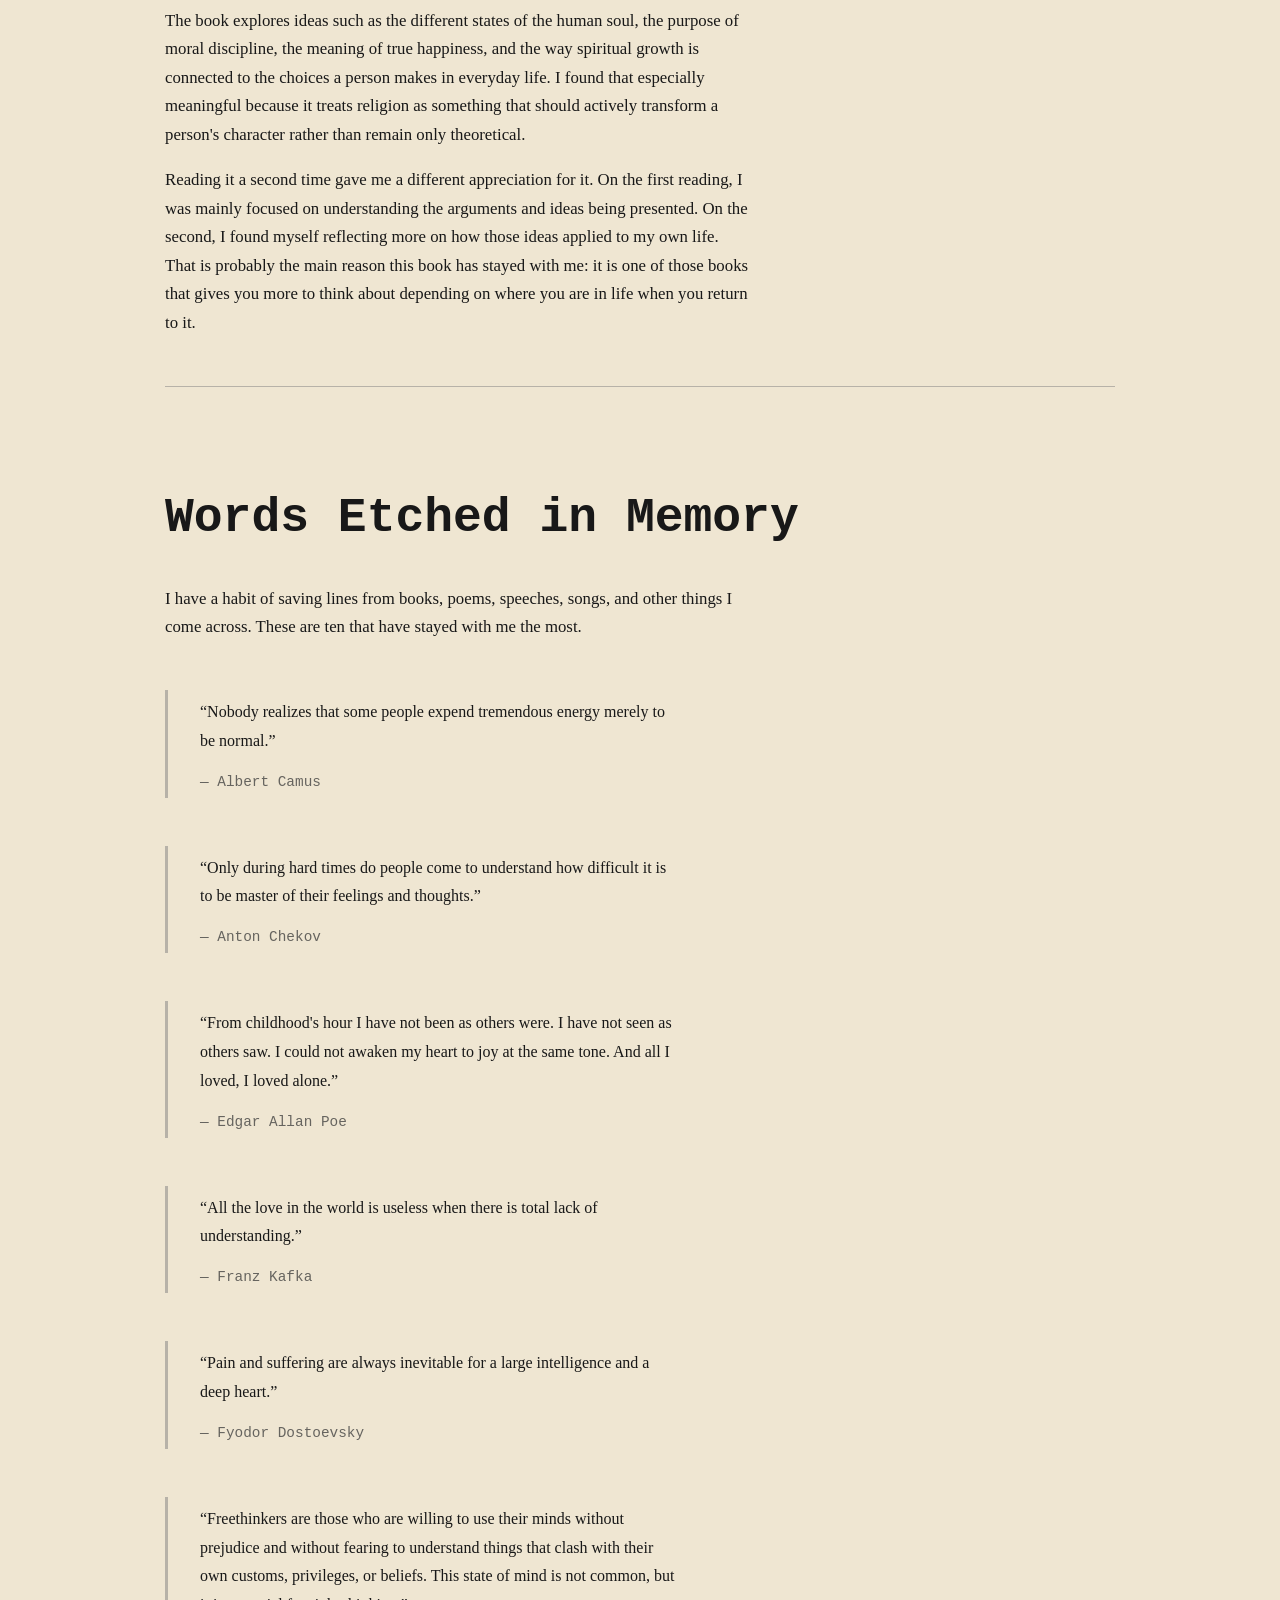
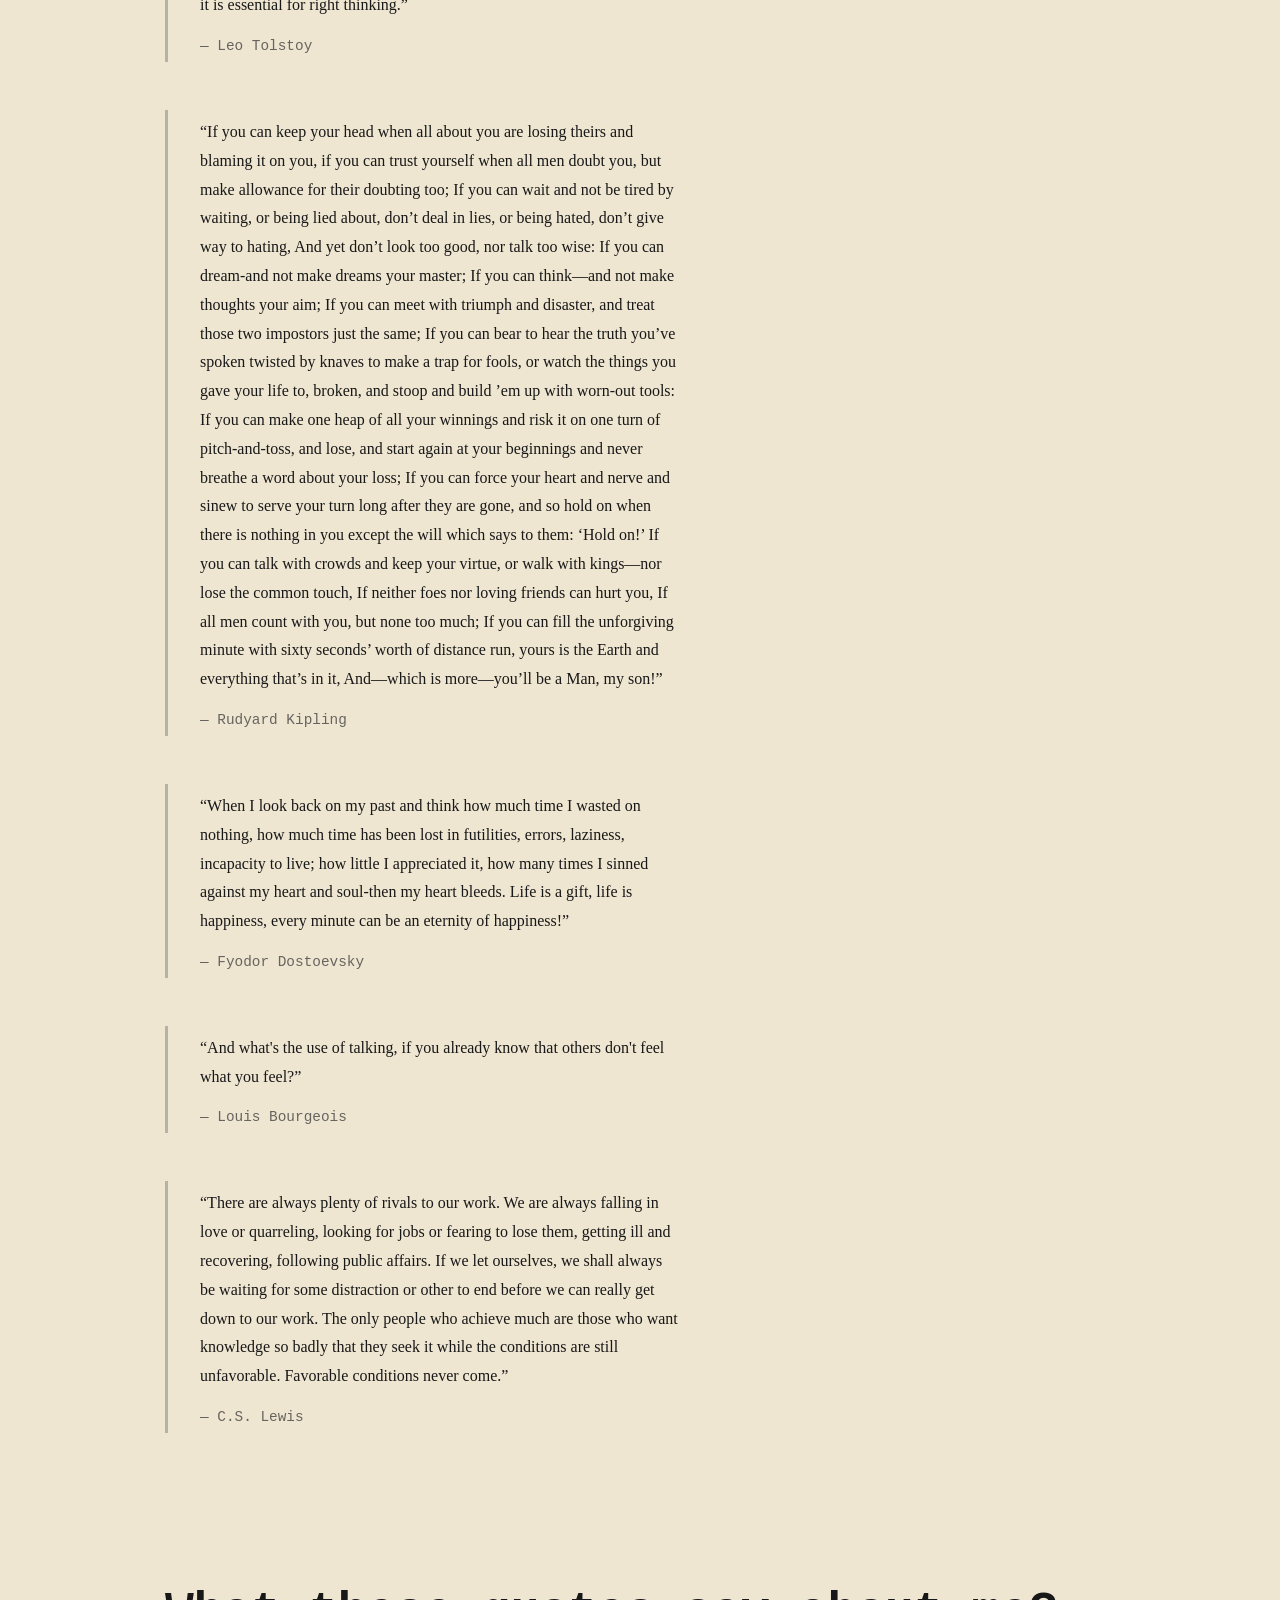
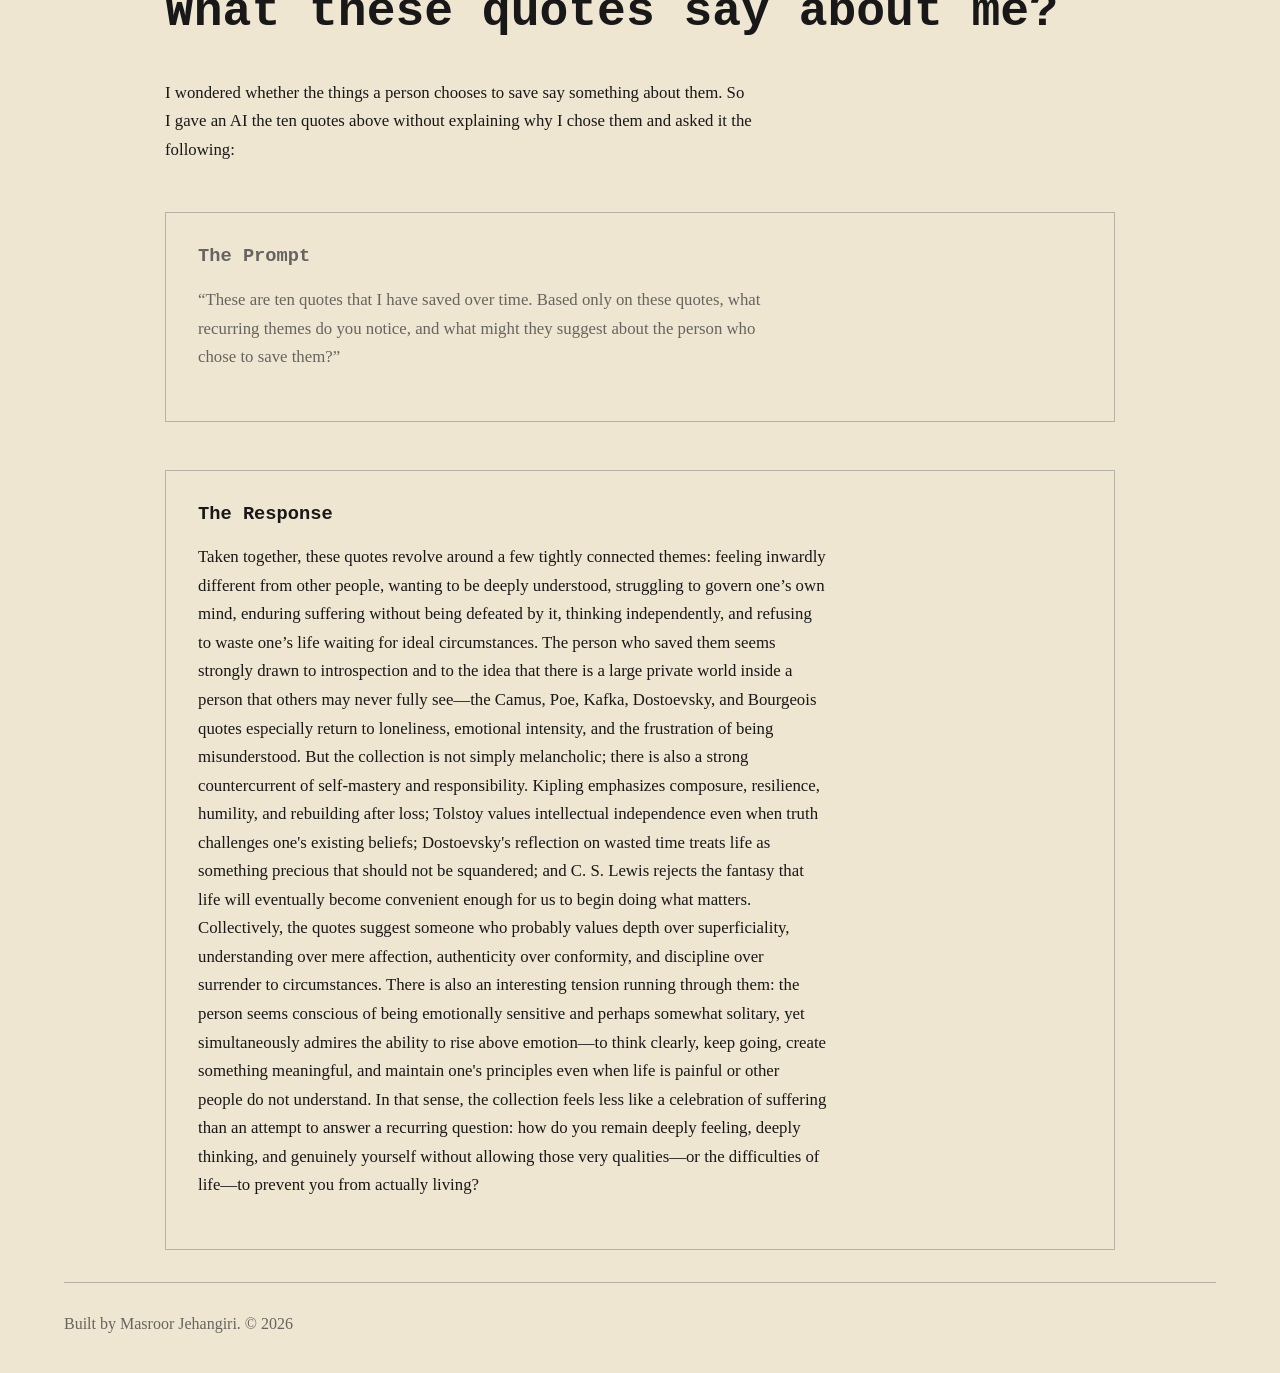
<file: interests/reading.html>
<!DOCTYPE html>
<html lang="en">

<head>

    <title>Reading — Masroor Jehangiri</title>

    <meta name="description"
        content="Masroor Jehangiri's reading interests, favorite books, saved quotes, and reflections.">

    <meta name="viewport" content="width=device-width, initial-scale=1.0">

    <!--
        ../ means go up one folder from /interests/
        to find the main stylesheet.
    -->
    <link rel="stylesheet" href="../css/style.css">
    <link rel="stylesheet" href="../css/reading.css">

</head>

<body>


    <!-- HEADER -->

    <header>

        <h1>Reading 📖</h1>

        <nav>

            <a href="../index.html">
                Back Home
            </a>

            <!--
            JavaScript uses this ID to find the theme button
            and switch between light and dark mode.
        -->
            <button id="theme-toggle" type="button" aria-label="Switch to dark mode" title="Switch to dark mode">
                🌘
            </button>

        </nav>

    </header>

    <main class="reading-page">


        <!-- WHY I READ -->

        <section class="reading-intro">

            <h2>Why I Read</h2>

            <p>
                No single reason would be enough to explain why I read. From pursuit of knowledge and slowing down in
                this fast moving world, to safeguarding my attention span against modern day "brain-rot", reading is a
                hobby that every day, even at different times of a day, serves me a different purpose. At night to wind
                down, in the afternoon for personal enjoyment. My two greatest regrets when it comes to reading are that
                I didn't start earlier and as Frank Zappa said "So many books, so little time.”
            </p>

        </section>



        <!-- READING BY THE NUMBERS -->

        <section class="reading-stats">

            <h2>Words in Numbers</h2>

            <div class="reading-stats-grid">

                <div class="reading-stat">
                    <strong>64</strong>
                    <span>Books Owned</span>
                </div>

                <div class="reading-stat">
                    <strong>34</strong>
                    <span>Books Completed</span>
                </div>

                <div class="reading-stat">
                    <strong>6</strong>
                    <span>Books Read This Year</span>
                </div>

            </div>

        </section>

        <!-- BOOKS THAT STAYED WITH ME -->

        <section class="favorite-books">

            <h2>Books That Stayed With Me</h2>

            <!-- BOOK 1 -->

            <article class="book-entry">

                <h3>The Odyssey</h3>

                <p class="book-author">
                    Homer, translated by Robert Fagles
                </p>

                <p>
                    I first heard of this Greek epic through the song “Would You Fall in Love with Me Again?” from EPIC:
                    The Musical. The story in the song—Odysseus, a warrior lost for twenty years, experiencing several
                    struggles, losing his crew to them, and finally reuniting with his beloved wife Penelope—made me
                    want to read the original story for myself. On top of that, Christopher Nolan announced that he
                    would be making a film adaptation, so I knew I had to read the epic before seeing the movie. It is
                    one of the few works of fiction I have read, and it taught me how much fiction can pull the reader
                    into an entirely different world and set the imagination in motion. It was a welcome contrast to the
                    philosophical and religious books I usually spend my time reading. I especially liked the way the
                    story unfolds through recollections of Odysseus’s adventures before building toward his return home
                    to Ithaca and reunion with Penelope. That final stretch is easily one of my favorite moments in
                    anything I have read.
                </p>

                <blockquote class="favorite-quote">
                    <p>
                        Ah how shameless-the way these mortals blame the gods. From us alone, they say, come all their
                        miseries, yes, but they themselves, with their own reckless ways, compound their pains beyond
                        their proper share.
                    </p>

                    <cite>
                        — Homer, <em>The Odyssey</em>, translated by Robert Fagles
                    </cite>
                </blockquote>

                <blockquote class="favorite-quote">
                    <p>
                        Of all that breathes and crawls across the earth, our mother earth breeds nothing feebler than a
                        man. So long as the gods grant him power, spring in his knees, he thinks he will never suffer
                        affliction down the years. But then, when the happy gods bring on the long hard times, bear them
                        he must, against his will, and steel his heart.
                    </p>

                    <cite>
                        — Homer, <em>The Odyssey</em>, translated by Robert Fagles
                    </cite>
                </blockquote>

            </article>

            <!-- BOOK 2 -->

            <article class="book-entry">

                <h3>Man's Search for Meaning</h3>

                <p class="book-author">
                    Viktor E. Frankl
                </p>

                <p>
                    Viktor Frankl was a Holocaust survivor and psychologist who wrote about his experiences in Nazi
                    concentration camps, using them not only to describe the horrors of what he witnessed, but also to
                    reflect on human nature. Throughout the book, he recalls moments that show both the most depressing
                    and the most inspiring sides of people: cruelty, hopelessness, selfishness, but also compassion,
                    dignity, sacrifice, and resilience in circumstances where almost everything had been stripped away.
                </p>

                <p>
                    What stayed with me most was his idea that meaning in life does not have to come from some grand
                    objective or extraordinary achievement. Meaning can be found in the smallest parts of life, in how
                    we respond to what is in front of us, and in what we choose to do with the moment we are given. Even
                    when a person cannot control their circumstances, Frankl argues that there is still something deeply
                    human in the ability to choose how to face them.
                </p>

                <blockquote class="favorite-quote">
                    <p>
                        “They may have been few in number, but they offer sufficient proof that everything can be taken
                        from a man but one thing: the last of the human freedoms to choose one's attitude in any given
                        set of circumstances, to choose one's own way.”
                    </p>

                    <cite>
                        — Viktor E. Frankl, <em>Man's Search for Meaning</em>
                    </cite>
                </blockquote>

                <p>
                    That message is probably why the book has stayed with me so strongly. It does not pretend that
                    suffering is meaningful by itself, but instead places meaning in the way a person responds to
                    suffering, to ordinary life, and to the choices they still have left. It made me think of purpose
                    less as something you eventually discover and more as something you continuously create through the
                    way you live.
                </p>

            </article>

            <!-- BOOK 3 -->

            <article class="book-entry">

                <h3>The Philosophy of the Teachings of Islam</h3>

                <p class="book-author">
                    Mirza Ghulam Ahmad (AS)
                </p>

                <p>
                    I have read <em>The Philosophy of the Teachings of Islam</em> twice, which already says a lot about
                    how much the book has stayed with me. What I appreciate most about it is the way it presents
                    religion not simply as a collection of beliefs or rituals, but as a complete way of understanding
                    human nature, morality, spiritual development, and a person's relationship with God.
                </p>

                <p>
                    The book explores ideas such as the different states of the human soul, the purpose of moral
                    discipline, the meaning of true happiness, and the way spiritual growth is connected to the choices
                    a person makes in everyday life. I found that especially meaningful because it treats religion as
                    something that should actively transform a person's character rather than remain only theoretical.
                </p>

                <p>
                    Reading it a second time gave me a different appreciation for it. On the first reading, I was mainly
                    focused on understanding the arguments and ideas being presented. On the second, I found myself
                    reflecting more on how those ideas applied to my own life. That is probably the main reason this
                    book has stayed with me: it is one of those books that gives you more to think about depending on
                    where you are in life when you return to it.
                </p>

            </article>

        </section>



        <!-- FAVORITE / SAVED QUOTES -->

        <section class="favorite-quotes">

            <h2>Words Etched in Memory</h2>

            <p>
                I have a habit of saving lines from books, poems,
                speeches, songs, and other things I come across.
                These are ten that have stayed with me the most.
            </p>

            <!-- QUOTE 1 -->

            <blockquote class="favorite-quote">

                <p>
                    “Nobody realizes that some people expend tremendous energy merely to be normal.”
                </p>

                <cite>
                    — Albert Camus
                </cite>

            </blockquote>

            <!-- QUOTE 2 -->

            <blockquote class="favorite-quote">

                <p>
                    “Only during hard times do people come to understand how difficult it is to be master of their
                    feelings and thoughts.”
                </p>

                <cite>
                    — Anton Chekov
                </cite>

            </blockquote>

            <!-- QUOTE 3 -->

            <blockquote class="favorite-quote">

                <p>
                    “From childhood's hour I have not been as others were. I have not seen as others saw. I could not
                    awaken my heart to joy at the same tone. And all I loved, I loved alone.”
                </p>

                <cite>
                    — Edgar Allan Poe
                </cite>

            </blockquote>

            <!-- QUOTE 4 -->

            <blockquote class="favorite-quote">

                <p>
                    “All the love in the world is useless when there is total lack of understanding.”
                </p>

                <cite>
                    — Franz Kafka
                </cite>

            </blockquote>

            <!-- QUOTE 5 -->

            <blockquote class="favorite-quote">

                <p>
                    “Pain and suffering are always inevitable for a large intelligence and a deep heart.”
                </p>

                <cite>
                    — Fyodor Dostoevsky
                </cite>

            </blockquote>

            <!-- QUOTE 6 -->

            <blockquote class="favorite-quote">

                <p>
                    “Freethinkers are those who are willing to use their minds without prejudice and without fearing to
                    understand things that clash with their own customs, privileges, or beliefs. This state of mind is
                    not common, but it is essential for right thinking.”
                </p>

                <cite>
                    — Leo Tolstoy
                </cite>

            </blockquote>

            <!-- QUOTE 7 -->

            <blockquote class="favorite-quote">

                <p>
                    “If you can keep your head when all about you are losing theirs and blaming it on you, if you can
                    trust yourself when all men doubt you, but make allowance for their doubting too; If you can wait
                    and not be tired by waiting, or being lied about, don’t deal in lies, or being hated, don’t give way
                    to hating, And yet don’t look too good, nor talk too wise: If you can dream-and not make dreams your
                    master; If you can think—and not make thoughts your aim; If you can meet with triumph and disaster,
                    and treat those two impostors just the same; If you can bear to hear the truth you’ve spoken twisted
                    by knaves to make a trap for fools, or watch the things you gave your life to, broken, and stoop and
                    build ’em up with worn-out tools: If you can make one heap of all your winnings and risk it on one
                    turn of pitch-and-toss, and lose, and start again at your beginnings and never breathe a word about
                    your loss; If you can force your heart and nerve and sinew to serve your turn long after they are
                    gone, and so hold on when there is nothing in you except the will which says to them: ‘Hold on!’ If
                    you can talk with crowds and keep your virtue, or walk with kings—nor lose the common touch, If
                    neither foes nor loving friends can hurt you, If all men count with you, but none too much; If you
                    can fill the unforgiving minute with sixty seconds’ worth of distance run, yours is the Earth and
                    everything that’s in it, And—which is more—you’ll be a Man, my son!”
                </p>

                <cite>
                    — Rudyard Kipling
                </cite>

            </blockquote>

            <!-- QUOTE 8 -->

            <blockquote class="favorite-quote">

                <p>
                    “When I look back on my past and think how much time I wasted on nothing, how much time has been
                    lost in futilities, errors, laziness, incapacity to live; how little I appreciated it, how many
                    times I sinned against my heart and soul-then my heart bleeds. Life is a gift, life is happiness,
                    every minute can be an eternity of happiness!”
                </p>

                <cite>
                    — Fyodor Dostoevsky
                </cite>

            </blockquote>

            <!-- QUOTE 9 -->

            <blockquote class="favorite-quote">

                <p>
                    “And what's the use of talking, if you already know that others don't feel what you feel?”
                </p>

                <cite>
                    — Louis Bourgeois
                </cite>

            </blockquote>

            <!-- QUOTE 10 -->

            <blockquote class="favorite-quote">

                <p>
                    “There are always plenty of rivals to our work. We are always falling in love or quarreling, looking
                    for jobs or fearing to lose them, getting ill and recovering, following public affairs. If we let
                    ourselves, we shall always be waiting for some distraction or other to end before we can really get
                    down to our work. The only people who achieve much are those who want knowledge so badly that they
                    seek it while the conditions are still unfavorable. Favorable conditions never come.”
                </p>

                <cite>
                    — C.S. Lewis
                </cite>

            </blockquote>

        </section>

        <!-- AI QUOTE ANALYSIS -->

        <section class="quote-analysis">

            <h2>What these quotes say about me?</h2>

            <p>
                I wondered whether the things a person chooses to save
                say something about them. So I gave an AI the ten quotes
                above without explaining why I chose them and asked it
                the following:
            </p>

            <!-- The exact prompt given to the AI -->

            <div class="ai-prompt">

                <h3>The Prompt</h3>

                <p>
                    “These are ten quotes that I have saved over time.
                    Based only on these quotes, what recurring themes
                    do you notice, and what might they suggest about
                    the person who chose to save them?”
                </p>

            </div>

            <!-- AI's answer -->

            <div class="ai-response">

                <h3>The Response</h3>

                <p>
                    Taken together, these quotes revolve around a few tightly connected themes: feeling inwardly
                    different from other people, wanting to be deeply understood, struggling to govern one’s own mind,
                    enduring suffering without being defeated by it, thinking independently, and refusing to waste one’s
                    life waiting for ideal circumstances. The person who saved them seems strongly drawn to
                    introspection and to the idea that there is a large private world inside a person that others may
                    never fully see—the Camus, Poe, Kafka, Dostoevsky, and Bourgeois quotes especially return to
                    loneliness, emotional intensity, and the frustration of being misunderstood. But the collection is
                    not simply melancholic; there is also a strong countercurrent of self-mastery and responsibility.
                    Kipling emphasizes composure, resilience, humility, and rebuilding after loss; Tolstoy values
                    intellectual independence even when truth challenges one's existing beliefs; Dostoevsky's reflection
                    on wasted time treats life as something precious that should not be squandered; and C. S. Lewis
                    rejects the fantasy that life will eventually become convenient enough for us to begin doing what
                    matters. Collectively, the quotes suggest someone who probably values depth over superficiality,
                    understanding over mere affection, authenticity over conformity, and discipline over surrender to
                    circumstances. There is also an interesting tension running through them: the person seems conscious
                    of being emotionally sensitive and perhaps somewhat solitary, yet simultaneously admires the ability
                    to rise above emotion—to think clearly, keep going, create something meaningful, and maintain one's
                    principles even when life is painful or other people do not understand. In that sense, the
                    collection feels less like a celebration of suffering than an attempt to answer a recurring
                    question: how do you remain deeply feeling, deeply thinking, and genuinely yourself without allowing
                    those very qualities—or the difficulties of life—to prevent you from actually living?
                </p>

            </div>

        </section>

    </main>

    <!-- FOOTER -->

    <footer>
        Built by Masroor Jehangiri. © 2026
    </footer>


    <!--
    Shared JavaScript file.

    ../ is necessary because reading.html is inside
    the /interests/ folder.
-->
    <script src="../script.js"></script>

</body>

</html>
</file>
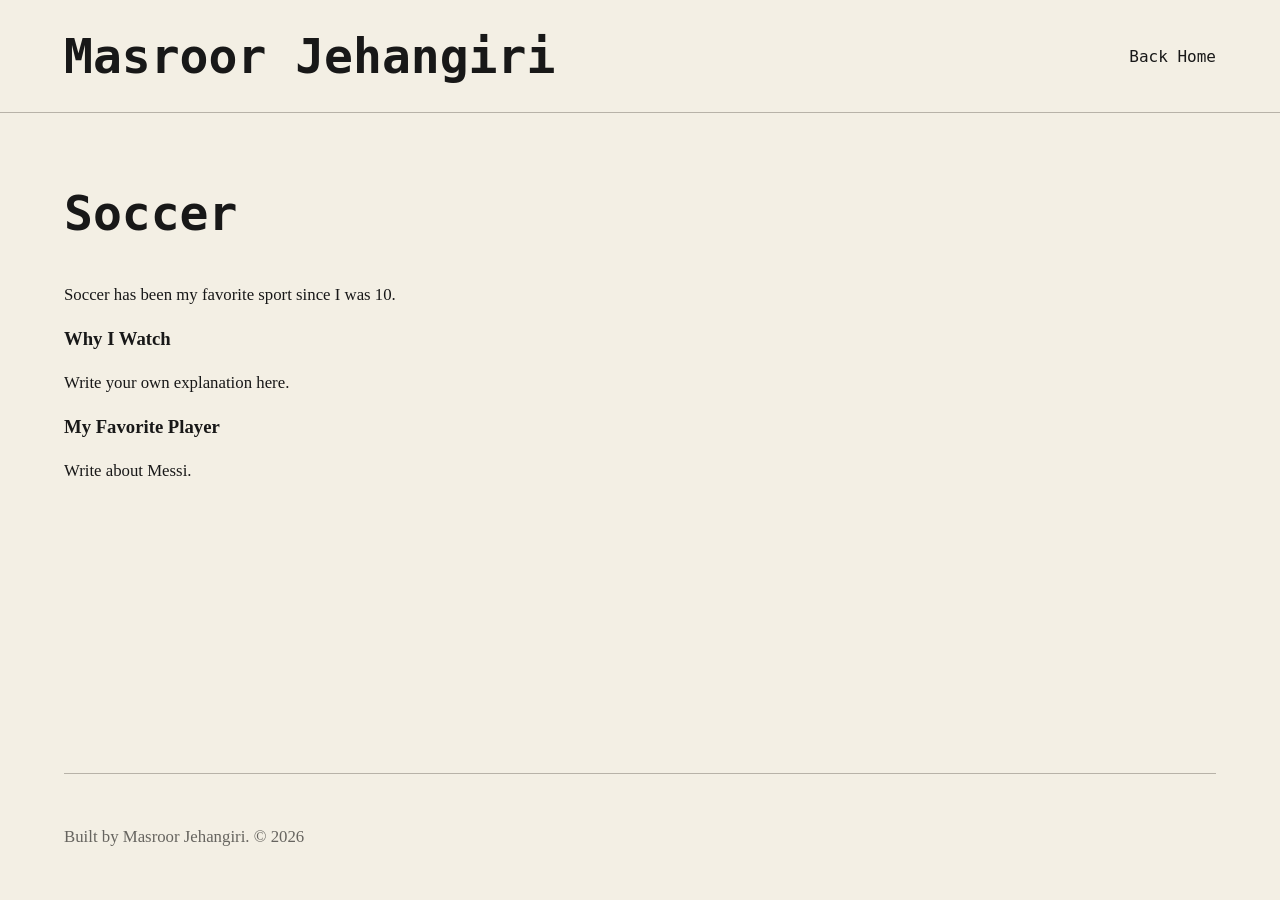
<file: interests/Soccer.html>
<!DOCTYPE html>
<html lang="en">

<head>
    <title>Soccer — Masroor Jehangiri</title>

    <meta
        name="description"
        content="Masroor Jehangiri's interest in Soccer."
    >

    <meta
        name="viewport"
        content="width=device-width, initial-scale=1.0"
    >

    <link rel="stylesheet" href="../style.css">
</head>

<body>

<header>
    <h1>Masroor Jehangiri</h1>

    <nav>
        <a href="../index.html">Back Home</a>
    </nav>
</header>

<main>

    <section>

        <h2>Soccer</h2>

        <p>
            Soccer has been my favorite sport since I was 10.
        </p>

        <h3>Why I Watch</h3>

        <p>
            Write your own explanation here.
        </p>

        <h3>My Favorite Player</h3>

        <p>
            Write about Messi.
        </p>
    </section>

</main>

<footer>
    <p>Built by Masroor Jehangiri. © 2026</p>
</footer>

</body>

</html>
</file>
<file: Style.css>
:root {
    --background: #f3efe4;
    --text: #181818;
    --muted: #66645f;
    --border: #b7b2a8;

    --content-width: 1200px;
}

* {
    box-sizing: border-box;
}

header {
    display: flex;
    justify-content: space-between;
    align-items: center;
    padding-block: 2rem;
    border-bottom: 1px solid var(--border);
}

.hero-title {
    font-family: "Space Mono", monospace;
    font-size: clamp(1.8rem, 4vw, 3.5rem);
    line-height: 1.2;
    max-width: 20ch;
}

.hero-description {
    color: var(--muted);
    max-width: 55ch;
}

footer {
    padding-block: 2rem;
    border-top: 1px solid var(--border);
    color: var(--muted);
}

nav {
    display: flex;
    gap: 1.5rem;
}

a {
    color: var(--text);
    text-decoration: none;
}

a:hover {
    text-decoration: underline;
}

body {
    margin: 0;
    background: var(--background);
    color: var(--text);
    font-family: Georgia, serif;
}

.project-tech {
    color: var(--muted);
    font-family: "Space Mono", monospace;
}

article {
    padding-block: 2rem;
    border-bottom: 1px solid var(--border);
}

.coursework {
    color: var(--muted);
}

.interest {
    padding-block: 2rem;
    border-bottom: 1px solid var(--border);
}

h1,
h2,
nav,
.label {
    font-family: "Space Mono", monospace;
}

header h1 {
    font-size: clamp(1.75rem, 4vw, 3rem);
    line-height: 1;
    margin: 0;
}

h2 {
    font-size: clamp(1.8rem, 4vw, 3rem);
}

p {
    font-size: 1.05rem;
    line-height: 1.7;
    max-width: 70ch;
}

section {
    padding-block: 7rem;
}

header,
main,
footer {
    width: 90%;
    max-width: 1200px;
    margin-inline: auto;
}

img {
    max-width: 100%;
    height: auto;
}

.about-layout {
    display: grid;
    grid-template-columns: 2fr 1fr;
    gap: 4rem;
    align-items: start;
}

.about-photo {
    width: 100%;
    aspect-ratio: 4 / 5;
    object-fit: cover;
}

.photo-grid {
    display: grid;
    grid-template-columns: repeat(2, 1fr);
    gap: 1rem;
}



.photo-grid img {
    width: 100%;
    aspect-ratio: 4 / 3;
    object-fit: cover;
    transition: opacity 0.2s ease;
}

.photo-grid img:nth-child(even) {
    margin-top: 2.5rem;
}

@media (max-width: 700px) {
    section {
        padding-block: 4rem;
    }

    header {
        flex-direction: column;
        align-items: flex-start;
        gap: 1rem;
    }

    .about-layout {
    grid-template-columns: 1fr;
    gap: 2rem;
    }
}
</file>
<file: style.css>
/* =========================================================
   1. SITE VARIABLES / THEMES
   ========================================================= */

/*
   CSS variables let us reuse the same colors throughout
   the site instead of typing the color codes repeatedly.

   Changing one variable here affects every rule that uses it.
*/
:root {
    --background: #f3efe4;
    --text: #181818;
    --muted: #66645f;
    --border: #b7b2a8;

    --content-width: 1200px;
}


/*
   When JavaScript adds the "dark-mode" class to <body>,
   these variables override the light-mode colors above.

   Because the rest of the site uses these variables,
   we don't need separate dark-mode rules for every element.
*/
body.dark-mode {
    --background: #181818;
    --text: #f3efe4;
    --muted: #aaa69d;
    --border: #44423e;
}


/* =========================================================
   2. GLOBAL / BASE STYLES
   ========================================================= */

/*
   Makes width calculations easier.

   Padding and borders are included inside an element's
   declared width instead of making the element larger.
*/
* {
    box-sizing: border-box;
}


/* Main styling shared by the entire page */
body {
    margin: 0;

    min-height: 100vh;
    display: flex;
    flex-direction: column;

    background: var(--background);
    color: var(--text);

    font-family: Georgia, serif;

    transition:
        background 0.25s ease,
        color 0.25s ease;
}

main {
    flex: 1;
}


/*
   Keeps images responsive.

   They can shrink with the page but will not grow
   wider than the space available to them.
*/
img {
    max-width: 100%;
    height: auto;
}


/* Default styling for links */
a {
    color: var(--text);
    text-decoration: none;
}


/* Underline links when the mouse is over them */
a:hover {
    text-decoration: underline;
}


/* =========================================================
   3. TYPOGRAPHY
   ========================================================= */

/*
   These elements use the monospace font to create the
   technical/editorial look used throughout the website.
*/
h1,
h2,
nav,
.label {
    font-family: "Space Mono", monospace;
}


/* Main site name in the header */
header h1 {
    font-size: clamp(1.75rem, 4vw, 3rem);
    line-height: 1;
    margin: 0;
}


/* Main section headings */
h2 {
    font-size: clamp(1.8rem, 4vw, 3rem);
}


/*
   Paragraphs are limited to 70 characters wide so that
   text remains comfortable to read on large screens.
*/
p {
    font-size: 1.05rem;
    line-height: 1.7;
    max-width: 70ch;
}


/* =========================================================
   4. MAIN PAGE LAYOUT
   ========================================================= */

/*
   Header, main content and footer all share the same width.

   They use 90% of the screen until reaching the maximum
   content width of 1200px.
*/
main,
footer {
    width: 90%;
    max-width: var(--content-width);
    margin-inline: auto;
}


/*
   Gives each homepage section plenty of vertical separation.
*/
section {
    padding-block: 2rem;
}


/* =========================================================
   5. HEADER / NAVIGATION
   ========================================================= */

/*
   Header uses Flexbox:

   Masroor Jehangiri                Navigation Links
*/
header {
    display: flex;
    justify-content: space-between;
    align-items: center;

    /* Full-width sticky bar */
    width: 100%;
    max-width: none;

    /*
       Keeps the contents aligned with the rest of the site.

       5% matches your normal 90%-wide layout.
       On very wide screens, the calculation keeps everything
       aligned with the 1200px max-width content area.
    */
    padding-left: max(5%,
            calc((100% - var(--content-width)) / 2));

    padding-right: max(5%,
            calc((100% - var(--content-width)) / 2));

    padding-block: 2rem;

    border-bottom: 1px solid var(--border);

    position: sticky;
    top: 0;
    z-index: 1000;

    background: var(--background);

    transition:
        background 0.25s ease,
        border-color 0.25s ease,
        transform 0.3s ease;
}

/*
   JavaScript adds this class while the user scrolls down.
   -100% moves the entire header upward by its own height.
*/
.header-hidden {
    transform: translateY(-100%);
}


/*
   Places navigation items in one horizontal row
   and vertically aligns them with each other.
*/
nav {
    display: flex;
    align-items: center;
    gap: 1.5rem;
}


/* =========================================================
   6. THEME TOGGLE
   ========================================================= */

/*
   The theme button is intentionally styled like an icon
   instead of a traditional rectangular button.
*/
#theme-toggle {
    background: none;
    border: none;
    padding: 0;

    font-size: 1.7rem;
    line-height: 1;

    /* Creates a larger clickable area around the emoji */
    width: 2.4rem;
    height: 2.4rem;

    cursor: pointer;

    display: flex;
    align-items: center;
    justify-content: center;

    transition: transform 0.2s ease;
}


/* Slightly enlarges the theme icon when hovered */
#theme-toggle:hover {
    transform: scale(1.15);
}


/* =========================================================
   7. HERO SECTION
   ========================================================= */

/*
   Large introductory statement at the top of the homepage.

   clamp() allows the text to automatically scale between
   a minimum and maximum size depending on screen width.
*/

/* Desktop hero uses two columns */
.hero {
    display: grid;
    grid-template-columns: 1.2fr 1fr;
    gap: 4rem;

    align-items: center;
}

.hero-title {
    font-family: "Space Mono", monospace;

    font-size: clamp(1.8rem, 4vw, 3.5rem);
    line-height: 1.2;

    max-width: 18ch;
}


/* Secondary text underneath the main hero statement */
.hero-description {
    color: var(--muted);
    max-width: 55ch;
}


/* =========================================================
   8. ABOUT SECTION
   ========================================================= */

/*
   Desktop About layout:

   About text            Photo
   About text            Photo

   "2fr 1fr" means the text receives roughly twice as
   much horizontal space as the photo.
*/
.about-layout {
    display: grid;
    grid-template-columns: 2fr 1fr;

    gap: 4rem;

    align-items: start;
}


/*
   Keeps the About photo at a consistent portrait shape.

   object-fit: cover prevents stretching while allowing
   the image to fill its container.
*/
.about-photo {
    width: 100%;
    aspect-ratio: 4 / 5;

    object-fit: cover;
}


/* =========================================================
   9. PROJECTS / EXPERIENCE
   ========================================================= */

/*
   Projects and experience entries use <article> elements.

   Each one receives spacing and a dividing line underneath.
*/
article {
    padding-block: 2rem;

    border-bottom: 1px solid var(--border);
}


/* Technology labels such as "HTML · CSS · JavaScript" */
.project-tech {
    color: var(--muted);

    font-family: "Space Mono", monospace;
}


/*
   The first project doesn't need extra padding above it
   because the Projects heading already creates spacing.
*/
#projects article:first-of-type {
    padding-top: 0;
}


/* Same spacing adjustment for the Experience section */
#experience article:first-of-type {
    padding-top: 0;
}


/* =========================================================
   10. EDUCATION
   ========================================================= */

/*
   Individual education entries do not need extra
   bottom margin because layout spacing handles it.
*/
.education-entry {
    margin-bottom: 0;
}


/* Makes the coursework line visually less prominent */
.coursework {
    color: var(--muted);
}


/*
   CodePath section uses a two-column grid:

   CodePath information        Certificate
*/
.codepath-row {
    display: grid;
    grid-template-columns: 2fr 1fr;

    gap: 4rem;

    align-items: center;

    /*
       Creates separation between the CSI degree and
       the CodePath certification.
    */
    margin-top: 3rem;
    padding-top: 3rem;

    border-top: 1px solid var(--border);
}


/*
   Limits the certificate size and aligns it to the
   right side of its grid column.
*/
.certificate-photo {
    width: 100%;
    max-width: 400px;
    height: auto;

    justify-self: end;
}


/* =========================================================
   11. INTERESTS
   ========================================================= */

/*
   Each interest gets vertical spacing and a divider
   similar to the project entries.
*/
.interest {
    padding-block: 2rem;

    border-bottom: 1px solid var(--border);
}


/*
   Removes unnecessary space above the first interest
   because the Interests heading already provides spacing.
*/
#interests .interest:first-of-type {
    padding-top: 0;
}


/* =========================================================
   12. PHOTOGRAPHY GRID
   ========================================================= */

/*
   Displays photography in two equal-width columns.
*/
.photo-grid {
    display: grid;
    grid-template-columns: repeat(2, 1fr);

    gap: 1rem;
}


/*
   Every gallery image fills its grid column.

   A 4:3 aspect ratio keeps the gallery visually consistent,
   while object-fit crops images without stretching them.
*/
.photo-grid img {
    width: 100%;
    aspect-ratio: 4 / 3;

    object-fit: cover;

    /* Indicates that clicking will enlarge the image */
    cursor: zoom-in;

    transition:
        transform 0.2s ease,
        opacity 0.2s ease;
}

.photo-grid img:hover {
    transform: scale(1.02);
    opacity: 0.8;
}


/*
   Pushes every second image slightly downward.

   This creates the staggered photography layout instead
   of making every row perfectly level.
*/
.photo-grid img:nth-child(even) {
    margin-top: 2.5rem;
}


/* =========================================================
   13. PHOTOGRAPHY LIGHTBOX
   ========================================================= */

/*
   <dialog> contains the enlarged photograph.

   Most of its background is transparent because the dark
   overlay is handled separately with ::backdrop.
*/
#lightbox {
    width: min(95%, 1200px);
    max-width: none;

    border: none;

    padding: 1rem;

    background: transparent;

    overflow: visible;
}


/*
   Darkens the page behind the currently opened photograph.
*/
#lightbox::backdrop {
    background: rgba(0, 0, 0, 0.9);
}


/*
   Lightbox layout:

   ←        Large Photo        →

   Grid allows the photograph to use most of the available
   space while keeping navigation buttons on both sides.
*/
.lightbox-viewer {
    display: grid;

    grid-template-columns:
        auto minmax(0, 1fr) auto;

    align-items: center;

    gap: 1rem;
}


/*
   Enlarged photograph remains inside the screen while
   keeping its original proportions.
*/
#lightbox-image {
    display: block;

    max-width: 100%;
    max-height: 85vh;

    margin-inline: auto;

    object-fit: contain;
}


/* Shared styling for previous, next and close buttons */
.lightbox-button {
    border: none;

    background: rgba(0, 0, 0, 0.6);
    color: white;

    font-size: 2rem;

    width: 3rem;
    height: 3rem;

    cursor: pointer;
}


/* Places the close button on the top-right of the lightbox */
.lightbox-close {
    display: block;

    margin-left: auto;
    margin-bottom: 1rem;
}

/* 14. FOOTER */

footer {
    padding-block: 2rem;

    border-top: 1px solid var(--border);

    color: var(--muted);
}


/*
   The original prompt is visually muted so the much longer
   analysis remains the primary content.
*/
.ai-prompt {
    color: var(--muted);
}


/*
   The AI response contains a long paragraph, so give it a
   comfortable readable line length.
*/
.ai-response p {
    max-width: 75ch;
}


/* =========================================================
   17. MOBILE / RESPONSIVE STYLES
   ========================================================= */

/*
   These rules only apply when the browser is 700px
   wide or smaller.

   Desktop rules remain above, while this section overrides
   only the properties that need to change on small screens.
*/
@media (max-width: 700px) {

    .hero {
        grid-template-columns: 1fr;
        gap: 1rem;
    }

    /*
       Sections need slightly less vertical spacing
       on smaller screens.
    */
    section {
        padding-block: 1.7rem;
    }


    /*
       Stack the site name and navigation vertically
       instead of forcing everything into one row.
    */
    header {
        flex-direction: column;
        align-items: flex-start;
        gap: 1rem;
    }


    /*
       Keep the theme button in the top-right corner
       even though the rest of the header becomes stacked.
    */
    #theme-toggle {
        position: absolute;

        top: 2rem;
        right: 0;
    }


    /*
       Prevent a long name from overlapping the theme button.
    */
    header h1 {
        padding-right: 3rem;
    }


    /*
       About section changes from:

       Text | Photo

       to:

       Text
       Photo
    */
    .about-layout {
        grid-template-columns: 1fr;

        gap: 2rem;
    }


    /*
       CodePath information and certificate also stack
       vertically on smaller devices.
    */
    .codepath-row {
        grid-template-columns: 1fr;

        gap: 2rem;
    }


    /*
       On mobile, align the certificate to the left rather
       than the right side of its container.
    */
    .certificate-photo {
        justify-self: start;
    }
}
</file>
<file: css/style.css>
/* =========================================================
   1. SITE VARIABLES / THEMES
   ========================================================= */

/*
   CSS variables let us reuse the same colors throughout
   the site instead of typing the color codes repeatedly.

   Changing one variable here affects every rule that uses it.
*/
:root {
    --background: #f3efe4;
    --text: #181818;
    --muted: #66645f;
    --border: #b7b2a8;

    --content-width: 1200px;
}


/*
   When JavaScript adds the "dark-mode" class to <body>,
   these variables override the light-mode colors above.

   Because the rest of the site uses these variables,
   we don't need separate dark-mode rules for every element.
*/
body.dark-mode {
    --background: #181818;
    --text: #f3efe4;
    --muted: #aaa69d;
    --border: #44423e;
}


/* =========================================================
   2. GLOBAL / BASE STYLES
   ========================================================= */

/*
   Makes width calculations easier.

   Padding and borders are included inside an element's
   declared width instead of making the element larger.
*/
* {
    box-sizing: border-box;
}


/* Main styling shared by the entire page */
body {
    margin: 0;

    min-height: 100vh;
    display: flex;
    flex-direction: column;

    background: var(--background);
    color: var(--text);

    font-family: Georgia, serif;

    transition:
        background 0.25s ease,
        color 0.25s ease;
}

main {
    flex: 1;
}


/*
   Keeps images responsive.

   They can shrink with the page but will not grow
   wider than the space available to them.
*/
img {
    max-width: 100%;
    height: auto;
}


/* Default styling for links */
a {
    color: var(--text);
    text-decoration: none;
}


/* Underline links when the mouse is over them */
a:hover {
    text-decoration: underline;
}


/* =========================================================
   3. TYPOGRAPHY
   ========================================================= */

/*
   These elements use the monospace font to create the
   technical/editorial look used throughout the website.
*/
h1,
h2,
nav,
.label {
    font-family: "Space Mono", monospace;
}


/* Main site name in the header */
header h1 {
    font-size: clamp(1.75rem, 4vw, 3rem);
    line-height: 1;
    margin: 0;
}


/* Main section headings */
h2 {
    font-size: clamp(1.8rem, 4vw, 3rem);
}


/*
   Paragraphs are limited to 70 characters wide so that
   text remains comfortable to read on large screens.
*/
p {
    font-size: 1.05rem;
    line-height: 1.7;
    max-width: 70ch;
}


/* =========================================================
   4. MAIN PAGE LAYOUT
   ========================================================= */

/*
   Header, main content and footer all share the same width.

   They use 90% of the screen until reaching the maximum
   content width of 1200px.
*/
main,
footer {
    width: 90%;
    max-width: var(--content-width);
    margin-inline: auto;
}


/*
   Gives each homepage section plenty of vertical separation.
*/
section {
    padding-block: 2rem;
}


/* =========================================================
   5. HEADER / NAVIGATION
   ========================================================= */

/*
   Header uses Flexbox:

   Masroor Jehangiri                Navigation Links
*/
header {
    display: flex;
    justify-content: space-between;
    align-items: center;

    /* Full-width sticky bar */
    width: 100%;
    max-width: none;

    /*
       Keeps the contents aligned with the rest of the site.

       5% matches your normal 90%-wide layout.
       On very wide screens, the calculation keeps everything
       aligned with the 1200px max-width content area.
    */
    padding-left: max(5%,
            calc((100% - var(--content-width)) / 2));

    padding-right: max(5%,
            calc((100% - var(--content-width)) / 2));

    padding-block: 2rem;

    border-bottom: 1px solid var(--border);

    position: sticky;
    top: 0;
    z-index: 1000;

    background: var(--background);

    transition:
        background 0.25s ease,
        border-color 0.25s ease,
        transform 0.3s ease;
}

/*
   JavaScript adds this class while the user scrolls down.
   -100% moves the entire header upward by its own height.
*/
.header-hidden {
    transform: translateY(-100%);
}


/*
   Places navigation items in one horizontal row
   and vertically aligns them with each other.
*/
nav {
    display: flex;
    align-items: center;
    gap: 1.5rem;
}


/* =========================================================
   6. THEME TOGGLE
   ========================================================= */

/*
   The theme button is intentionally styled like an icon
   instead of a traditional rectangular button.
*/
#theme-toggle {
    background: none;
    border: none;
    padding: 0;

    font-size: 1.7rem;
    line-height: 1;

    /* Creates a larger clickable area around the emoji */
    width: 2.4rem;
    height: 2.4rem;

    cursor: pointer;

    display: flex;
    align-items: center;
    justify-content: center;

    transition: transform 0.2s ease;
}


/* Slightly enlarges the theme icon when hovered */
#theme-toggle:hover {
    transform: scale(1.15);
}


/* =========================================================
   7. HERO SECTION
   ========================================================= */

/*
   Large introductory statement at the top of the homepage.

   clamp() allows the text to automatically scale between
   a minimum and maximum size depending on screen width.
*/

/* Desktop hero uses two columns */
.hero {
    display: grid;
    grid-template-columns: 1.2fr 1fr;
    gap: 4rem;

    align-items: center;
}

.hero-title {
    font-family: "Space Mono", monospace;

    font-size: clamp(1.8rem, 4vw, 3.5rem);
    line-height: 1.2;

    max-width: 18ch;
}


/* Secondary text underneath the main hero statement */
.hero-description {
    color: var(--muted);
    max-width: 55ch;
}


/* =========================================================
   8. ABOUT SECTION
   ========================================================= */

/*
   Desktop About layout:

   About text            Photo
   About text            Photo

   "2fr 1fr" means the text receives roughly twice as
   much horizontal space as the photo.
*/
.about-layout {
    display: grid;
    grid-template-columns: 1.4fr 1fr;

    gap: 4rem;

    align-items: center;
}


/* =========================================================
   ABOUT PHOTO GRID
   ========================================================= */

/*
   Four personal photos arranged in a 2 × 2 grid.
*/
.about-photo-grid {
    display: grid;
    grid-template-columns: repeat(2, 1fr);

    gap: 0.75rem;
}


/*
   Every photo uses the same square shape so the collage
   remains balanced even when the original photos differ.
*/
.about-photo-grid img {
    width: 100%;
    aspect-ratio: 1 / 1;

    object-fit: cover;

    display: block;
}


/* =========================================================
   9. PROJECTS / EXPERIENCE
   ========================================================= */

/*
   Projects and experience entries use <article> elements.

   Each one receives spacing and a dividing line underneath.
*/
article {
    padding-block: 2rem;

    border-bottom: 1px solid var(--border);
}


/* Technology labels such as "HTML · CSS · JavaScript" */
.project-tech {
    color: var(--muted);

    font-family: "Space Mono", monospace;
}


/*
   The first project doesn't need extra padding above it
   because the Projects heading already creates spacing.
*/
#projects article:first-of-type {
    padding-top: 0;
}


/* Same spacing adjustment for the Experience section */
#experience article:first-of-type {
    padding-top: 0;
}


/* =========================================================
   10. EDUCATION
   ========================================================= */

/*
   Individual education entries do not need extra
   bottom margin because layout spacing handles it.
*/
.education-entry {
    margin-bottom: 0;
}


/* Makes the coursework line visually less prominent */
.coursework {
    color: var(--muted);
}


/*
   CodePath section uses a two-column grid:

   CodePath information        Certificate
*/
.codepath-row {
    display: grid;
    grid-template-columns: 2fr 1fr;

    gap: 4rem;

    align-items: center;

    /*
       Creates separation between the CSI degree and
       the CodePath certification.
    */
    margin-top: 3rem;
    padding-top: 3rem;

    border-top: 1px solid var(--border);
}


/*
   Limits the certificate size and aligns it to the
   right side of its grid column.
*/
.certificate-photo {
    width: 100%;
    max-width: 400px;
    height: auto;

    justify-self: end;
}


/* =========================================================
   11. INTERESTS
   ========================================================= */

/*
   Each interest gets vertical spacing and a divider
   similar to the project entries.
*/
.interest {
    padding-block: 2rem;

    border-bottom: 1px solid var(--border);
}


/*
   Removes unnecessary space above the first interest
   because the Interests heading already provides spacing.
*/
#interests .interest:first-of-type {
    padding-top: 0;
}


/* =========================================================
   12. PHOTOGRAPHY GRID
   ========================================================= */

/*
   Displays photography in two equal-width columns.
*/
.photo-grid {
    display: grid;
    grid-template-columns: repeat(2, 1fr);

    gap: 1rem;
}


/*
   Every gallery image fills its grid column.

   A 4:3 aspect ratio keeps the gallery visually consistent,
   while object-fit crops images without stretching them.
*/
.photo-grid img {
    width: 100%;
    aspect-ratio: 4 / 3;

    object-fit: cover;

    /* Indicates that clicking will enlarge the image */
    cursor: zoom-in;

    transition:
        transform 0.2s ease,
        opacity 0.2s ease;
}

.photo-grid img:hover {
    transform: scale(1.02);
    opacity: 0.8;
}


/*
   Pushes every second image slightly downward.

   This creates the staggered photography layout instead
   of making every row perfectly level.
*/
.photo-grid img:nth-child(even) {
    margin-top: 2.5rem;
}


/* =========================================================
   13. PHOTOGRAPHY LIGHTBOX
   ========================================================= */

/*
   <dialog> contains the enlarged photograph.

   Most of its background is transparent because the dark
   overlay is handled separately with ::backdrop.
*/
#lightbox {
    width: min(95%, 1200px);
    max-width: none;

    border: none;

    padding: 1rem;

    background: transparent;

    overflow: visible;
}


/*
   Darkens the page behind the currently opened photograph.
*/
#lightbox::backdrop {
    background: rgba(0, 0, 0, 0.9);
}


/*
   Lightbox layout:

   ←        Large Photo        →

   Grid allows the photograph to use most of the available
   space while keeping navigation buttons on both sides.
*/
.lightbox-viewer {
    display: grid;

    grid-template-columns:
        auto minmax(0, 1fr) auto;

    align-items: center;

    gap: 1rem;
}


/*
   Enlarged photograph remains inside the screen while
   keeping its original proportions.
*/
#lightbox-image {
    display: block;

    max-width: 100%;
    max-height: 85vh;

    margin-inline: auto;

    object-fit: contain;
}


/* Shared styling for previous, next and close buttons */
.lightbox-button {
    border: none;

    background: rgba(0, 0, 0, 0.6);
    color: white;

    font-size: 2rem;

    width: 3rem;
    height: 3rem;

    cursor: pointer;
}


/* Places the close button on the top-right of the lightbox */
.lightbox-close {
    display: block;

    margin-left: auto;
    margin-bottom: 1rem;
}

/* 14. FOOTER */

footer {
    padding-block: 2rem;

    border-top: 1px solid var(--border);

    color: var(--muted);
}


/*
   The original prompt is visually muted so the much longer
   analysis remains the primary content.
*/
.ai-prompt {
    color: var(--muted);
}


/*
   The AI response contains a long paragraph, so give it a
   comfortable readable line length.
*/
.ai-response p {
    max-width: 75ch;
}


/* =========================================================
   17. MOBILE / RESPONSIVE STYLES
   ========================================================= */

/*
   These rules only apply when the browser is 700px
   wide or smaller.

   Desktop rules remain above, while this section overrides
   only the properties that need to change on small screens.
*/
@media (max-width: 700px) {

    .hero {
        grid-template-columns: 1fr;
        gap: 1rem;
    }

    /*
       Sections need slightly less vertical spacing
       on smaller screens.
    */
    section {
        padding-block: 1.7rem;
    }


    /*
       Stack the site name and navigation vertically
       instead of forcing everything into one row.
    */
    header {
        flex-direction: column;
        align-items: flex-start;
        gap: 1rem;
    }


    /*
       Keep the theme button in the top-right corner
       even though the rest of the header becomes stacked.
    */
    #theme-toggle {
        position: absolute;

        top: 2rem;
        right: 0;
    }


    /*
       Prevent a long name from overlapping the theme button.
    */
    header h1 {
        padding-right: 3rem;
    }


    /*
       About section changes from:

       Text | Photo

       to:

       Text
       Photo
    */
    .about-layout {
        grid-template-columns: 1fr;

        gap: 2rem;
    }

    .about-photo-grid {
        gap: 0.5rem;
    }


    /*
       CodePath information and certificate also stack
       vertically on smaller devices.
    */
    .codepath-row {
        grid-template-columns: 1fr;

        gap: 2rem;
    }


    /*
       On mobile, align the certificate to the left rather
       than the right side of its container.
    */
    .certificate-photo {
        justify-self: start;
    }
}
</file>
<file: css/formula1.css>
/* =========================================================
   1. FORMULA 1 PAGE BACKGROUND
   ========================================================= */

/*
   Light mode:
   - faint technical grid
   - subtle blue glow in the top-right
   - subtle red glow in the bottom-left
*/
body {
    background:
        linear-gradient(rgba(0, 0, 0, 0.055) 1px,
            transparent 1px),
        linear-gradient(90deg,
            rgba(0, 0, 0, 0.055) 1px,
            transparent 1px),
        radial-gradient(circle at 90% 10%,
            rgba(35, 75, 180, 0.18),
            transparent 35%),
        radial-gradient(circle at 10% 85%,
            rgba(210, 30, 45, 0.14),
            transparent 35%),
        var(--background);

    background-size:
        40px 40px,
        40px 40px,
        auto,
        auto,
        auto;

    background-attachment: fixed;
}

/* =========================================================
   2. FORMULA 1 HEADER
   ========================================================= */

/*
   Technical header using subtle Red Bull-inspired
   blue and red lighting.
*/
header {
    background:
        linear-gradient(90deg,
            rgba(20, 45, 110, 0.95),
            rgba(35, 35, 35, 0.95) 55%,
            rgba(125, 20, 30, 0.95));

    color: white;

    border-bottom: 1px solid rgba(255, 255, 255, 0.15);
}

header a {
    color: white;
}

body.dark-mode header {
    background:
        linear-gradient(90deg,
            rgba(15, 35, 90, 0.96),
            rgba(20, 20, 20, 0.96) 55%,
            rgba(100, 15, 25, 0.96));
}


/*
   Dark mode:
   brighter grid and slightly stronger accent glows.
*/
body.dark-mode {
    background:
        linear-gradient(rgba(255, 255, 255, 0.055) 1px,
            transparent 1px),
        linear-gradient(90deg,
            rgba(255, 255, 255, 0.055) 1px,
            transparent 1px),
        radial-gradient(circle at 90% 10%,
            rgba(45, 90, 220, 0.22),
            transparent 35%),
        radial-gradient(circle at 10% 85%,
            rgba(220, 35, 50, 0.16),
            transparent 35%),
        var(--background);

    background-size:
        40px 40px,
        40px 40px,
        auto,
        auto,
        auto;

    background-attachment: fixed;
}


/* =========================================================
   2. TEAM / DRIVER LAYOUT
   ========================================================= */

/*
   Desktop layout:

   Text                 Image
*/
.f1-team-layout {
    display: grid;
    grid-template-columns: 1fr 1fr;

    gap: 4rem;

    align-items: center;

    margin-top: 2rem;
}


/* =========================================================
   3. FORMULA 1 IMAGES
   ========================================================= */

/*
   Keeps the full image visible without cropping it.
*/
.f1-pics {
    display: block;

    width: 100%;
    max-width: 520px;

    height: auto;

    object-fit: contain;

    justify-self: end;
}


/* =========================================================
   4. MOBILE / RESPONSIVE
   ========================================================= */

@media (max-width: 700px) {

    /*
       Text and image stack vertically on phones.
    */
    .f1-team-layout {
        grid-template-columns: 1fr;

        gap: 1.5rem;
    }


    /*
       Let the image use the full available width.
    */
    .f1-pics {
        justify-self: start;

        max-width: 100%;
    }
}
</file>
<file: css/reading.css>
/* =========================================================
   1. READING PAGE BACKGROUND
   ========================================================= */

/*
   Light mode:
   warm, paper-like background using soft brown radial gradients.
*/
body {
    background:
        repeating-linear-gradient(0deg,
            rgba(90, 65, 35, 0.035) 0px,
            rgba(90, 65, 35, 0.035) 1px,
            transparent 1px,
            transparent 4px),
        radial-gradient(circle at 15% 10%,
            rgba(170, 120, 60, 0.18),
            transparent 38%),
        radial-gradient(circle at 85% 85%,
            rgba(115, 80, 45, 0.12),
            transparent 42%),
        #efe6d2;

    background-attachment: fixed;
}

/*=========================================================2. READING HEADER=========================================================*/

/*
   Warm paper-like header that matches the Reading page.
   It stays mostly opaque because content scrolls behind it.
*/
header {
    background:
        linear-gradient(90deg,
            #d8c3a5,
            #eee2cf,
            #c9ad86);

    color: #2a2118;

    border-bottom: 1px solid rgba(70, 50, 30, 0.25);
}

header a {
    color: #2a2118;
}

body.dark-mode header {
    background:
        linear-gradient(90deg,
            #33281e,
            #241d17,
            #3d2f22);

    color: #f3efe4;
}

body.dark-mode header a {
    color: #f3efe4;
}


/*
   Dark mode:
   darker brown-toned background with subtle texture.
*/
body.dark-mode {
    background:
        repeating-linear-gradient(0deg,
            rgba(255, 255, 255, 0.025) 0px,
            rgba(255, 255, 255, 0.025) 1px,
            transparent 1px,
            transparent 4px),
        radial-gradient(circle at 15% 10%,
            rgba(180, 130, 75, 0.13),
            transparent 38%),
        radial-gradient(circle at 85% 85%,
            rgba(110, 75, 45, 0.08),
            transparent 42%),
        #1c1813;

    background-attachment: fixed;
}


/* =========================================================
   2. READING PAGE LAYOUT
   ========================================================= */

/*
   The Reading page is intentionally narrower than the homepage.

   Long-form text is easier to read when it does not stretch
   across the full 1200px site width.
*/
.reading-page {
    max-width: 950px;
}


/*
   Reading sections use slightly less vertical spacing because
   this page contains much more long-form content.
*/
.reading-page section {
    padding-block: 2rem;
}


/* =========================================================
   3. READING STATS
   ========================================================= */

/*
   Desktop layout:

   64              34              6
   Books Owned     Completed       This Year
*/
.reading-stats-grid {
    display: grid;
    grid-template-columns: repeat(3, 1fr);

    gap: 2rem;

    margin-top: 2rem;
}


/*
   Each statistic stays visually simple instead of looking
   like a separate card.
*/
.reading-stat {
    padding-block: 1.5rem;

    border-top: 1px solid var(--border);
    border-bottom: 1px solid var(--border);
}


/* Large statistic number */
.reading-stat strong {
    display: block;

    font-family: "Space Mono", monospace;
    font-size: clamp(2.5rem, 5vw, 4rem);

    line-height: 1;
}


/* Label underneath the statistic */
.reading-stat span {
    display: block;

    margin-top: 0.75rem;

    color: var(--muted);

    font-family: "Space Mono", monospace;
    font-size: 0.9rem;
}


/* =========================================================
   4. BOOKS THAT STAYED WITH ME
   ========================================================= */

/*
   The global <article> rule already creates spacing and borders.

   This removes unnecessary top padding from the first book.
*/
.favorite-books .book-entry:first-of-type {
    padding-top: 0;
}


/* Author name underneath each book title */
.book-author {
    color: var(--muted);

    font-family: "Space Mono", monospace;
    font-size: 0.95rem;
}


/* =========================================================
   5. FAVORITE QUOTES
   ========================================================= */

/*
   The left border separates quotations from normal paragraphs
   without making them look like cards.
*/
.favorite-quote {
    margin: 3rem 0;

    padding:
        0.5rem 0 0.5rem 2rem;

    border-left: 3px solid var(--border);
}


/* Quote text */
.favorite-quote p {
    margin-top: 0;

    max-width: 60ch;

    font-size: 1rem;
    line-height: 1.8;
}


/* Quote author or source */
.favorite-quote cite {
    color: var(--muted);

    font-family: "Space Mono", monospace;
    font-size: 0.9rem;

    font-style: normal;
}


/* =========================================================
   6. AI QUOTE ANALYSIS
   ========================================================= */

/*
   The prompt, AI response, and personal reaction use the same
   visual treatment so they feel like one experiment.
*/
.ai-prompt,
.ai-response,
.ai-reaction {
    margin-top: 3rem;

    padding: 2rem;

    border: 1px solid var(--border);
}


/*
   Removes excess space above headings inside the boxes.
*/
.ai-prompt h3,
.ai-response h3,
.ai-reaction h3 {
    margin-top: 0;

    font-family: "Space Mono", monospace;
}


/* =========================================================
   7. MOBILE / RESPONSIVE
   ========================================================= */

@media (max-width: 700px) {

    /*
       Reading stats stack vertically on phones.
    */
    .reading-stats-grid {
        grid-template-columns: 1fr;

        gap: 1rem;
    }


    /*
       Slightly tighter section spacing on smaller screens.
    */
    .reading-page section {
        padding-block: 1.5rem;
    }


    /*
       Quotes need less indentation on narrow screens.
    */
    .favorite-quote {
        margin-block: 2rem;

        padding-left: 1.25rem;
    }


    .favorite-quote p {
        font-size: 1.1rem;
    }


    /*
       Reduce padding inside AI boxes on phones.
    */
    .ai-prompt,
    .ai-response,
    .ai-reaction {
        padding: 1.25rem;
    }
}
</file>
